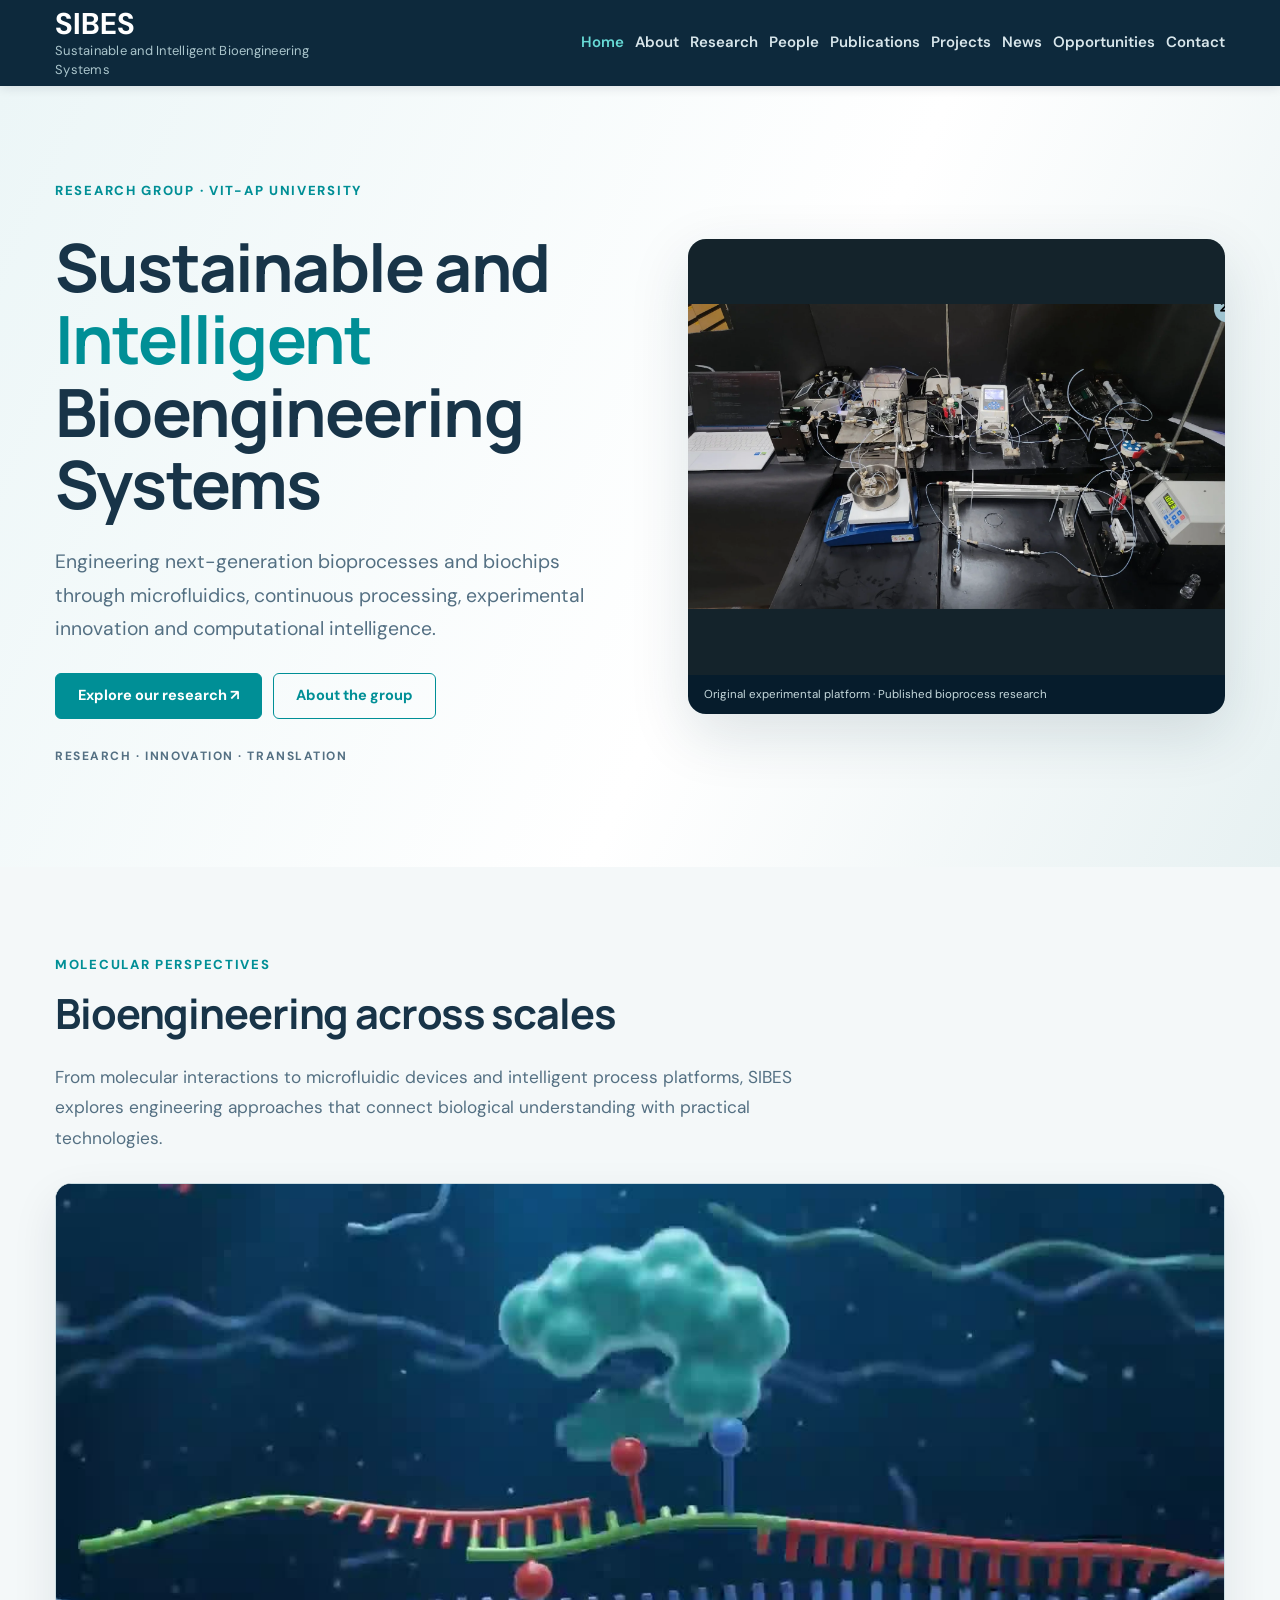
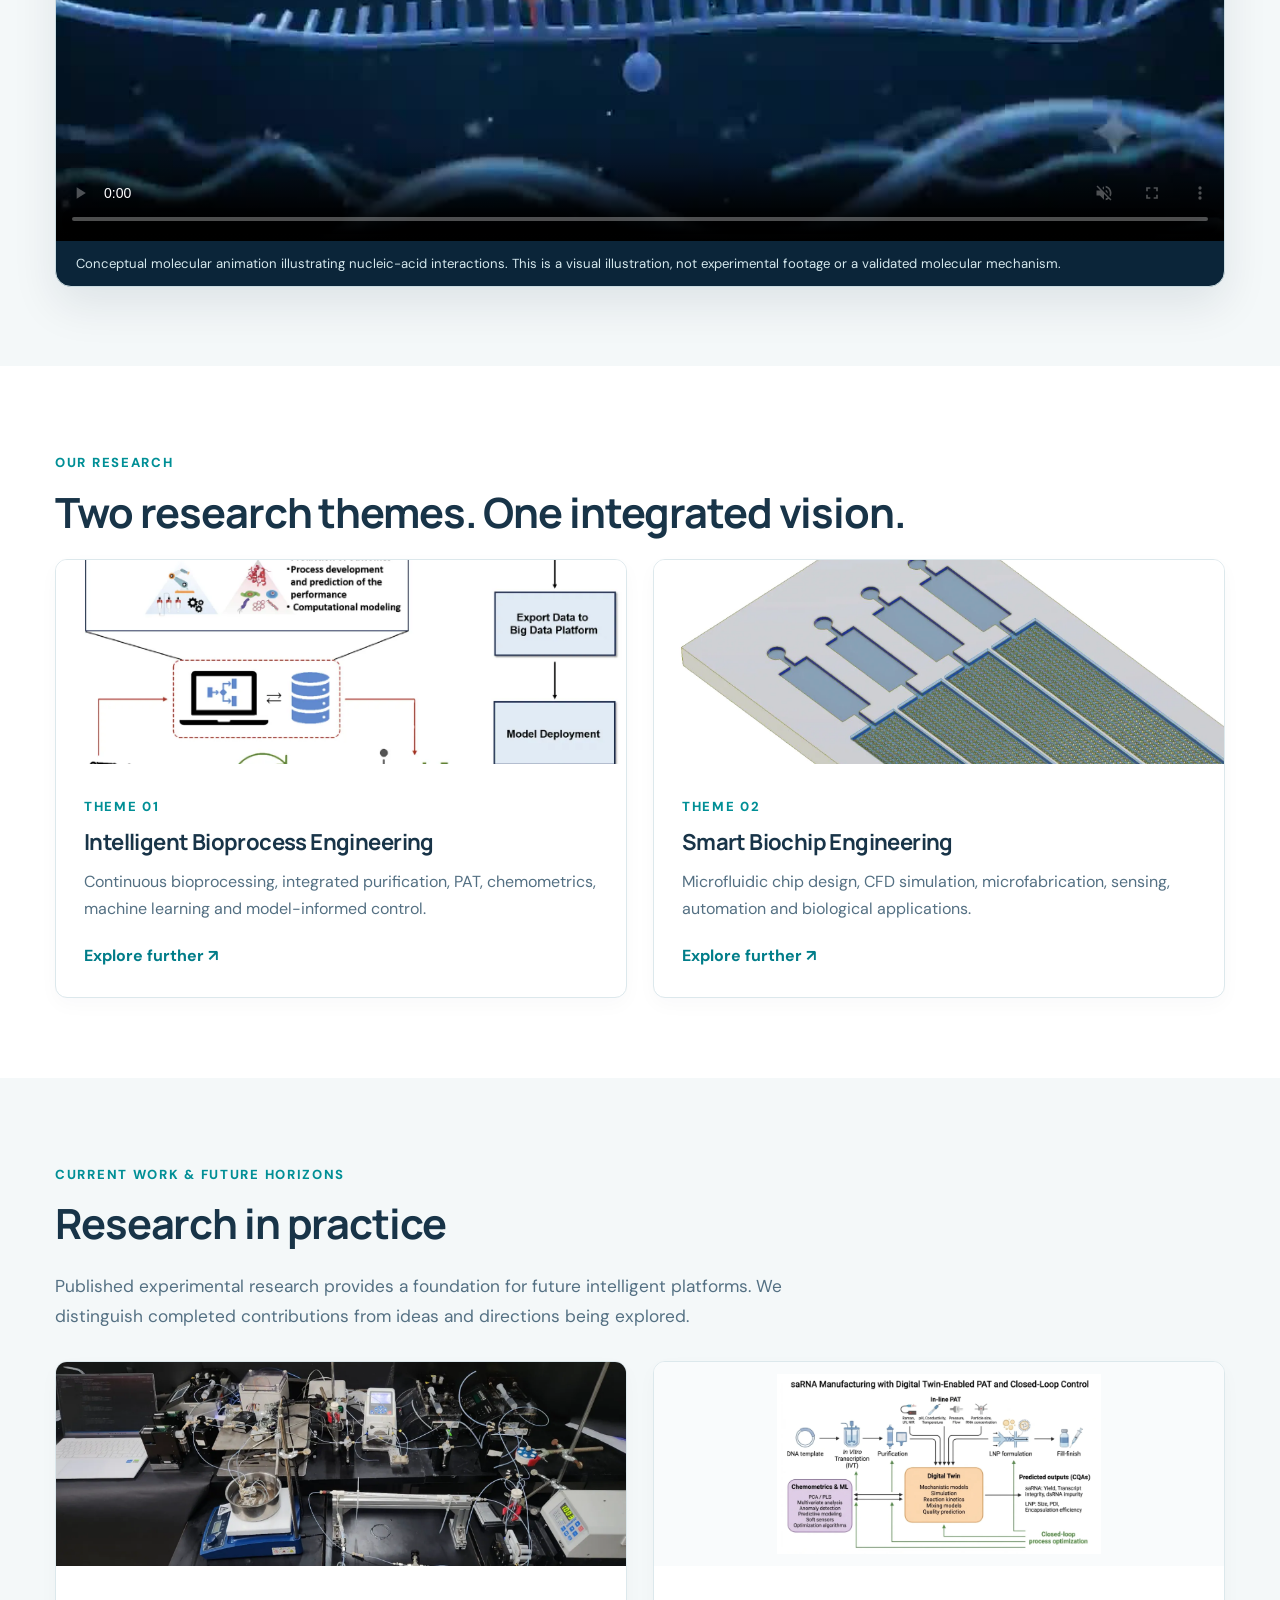
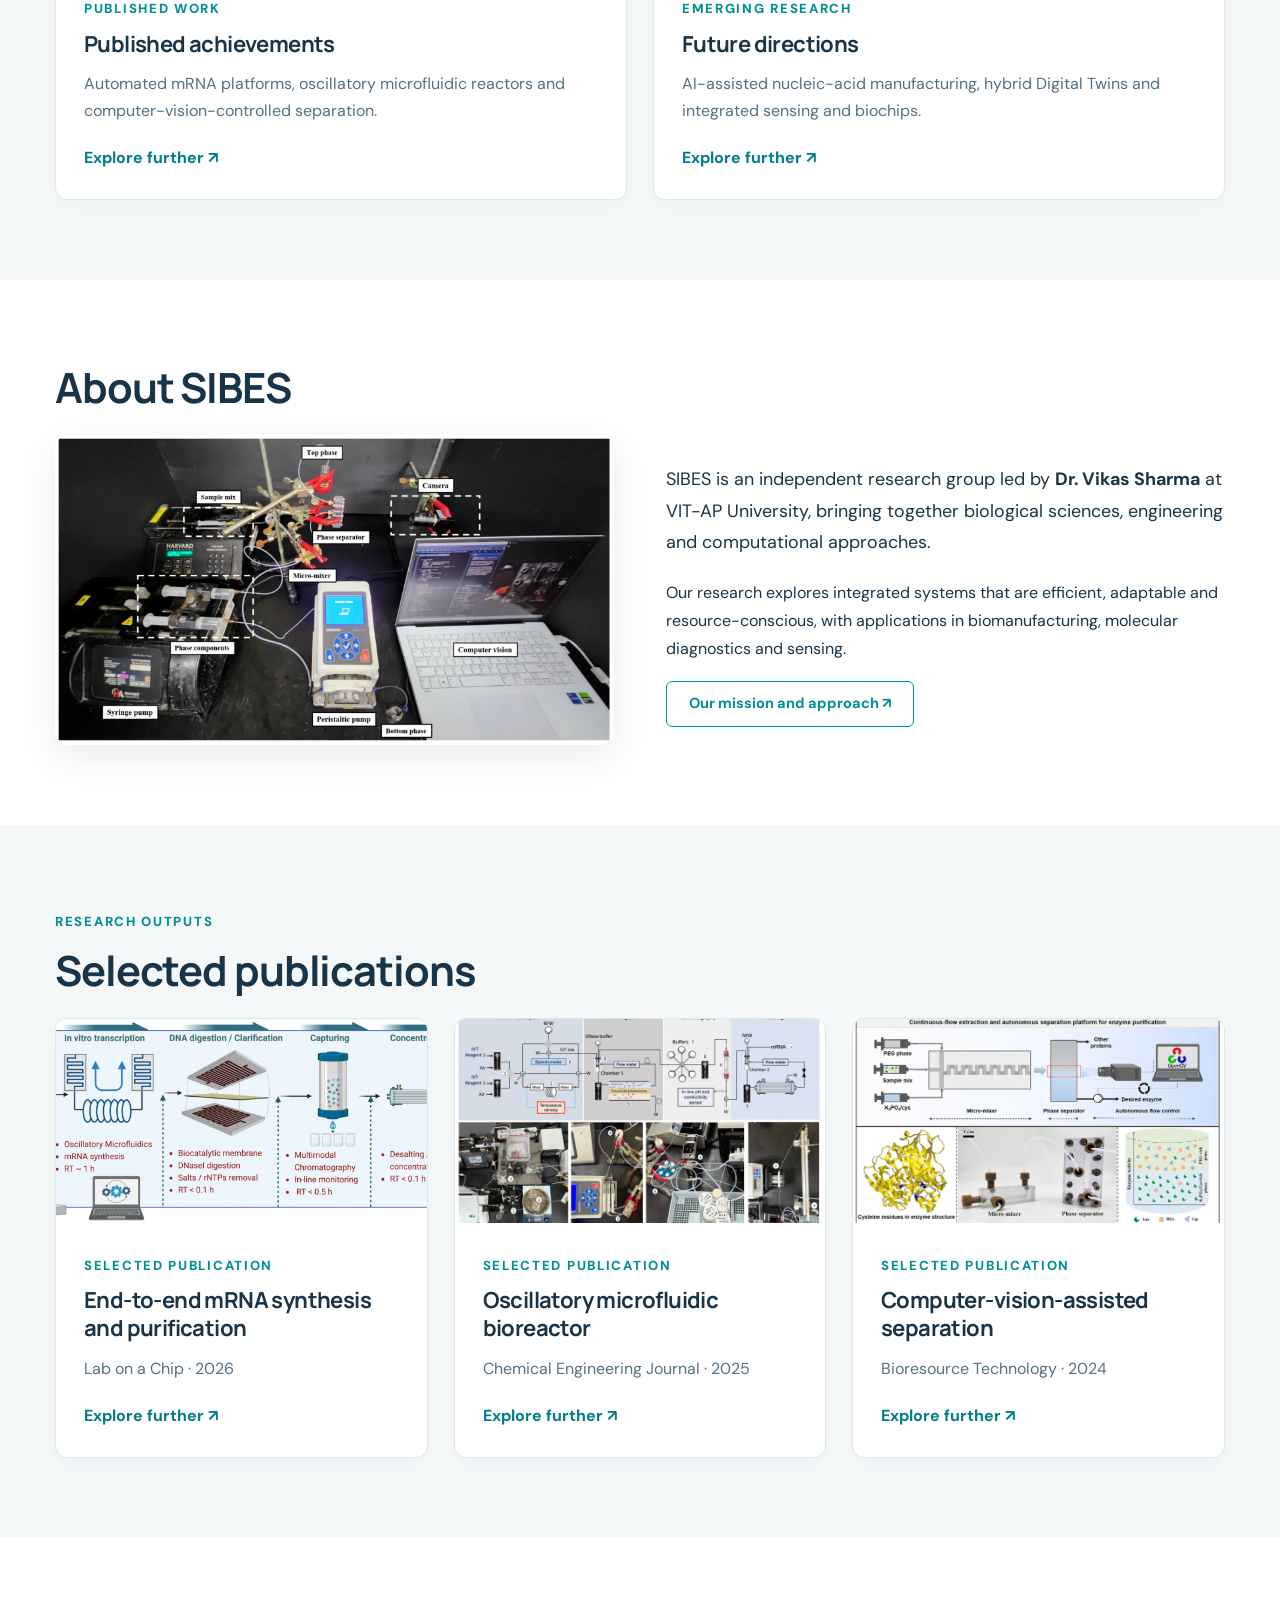
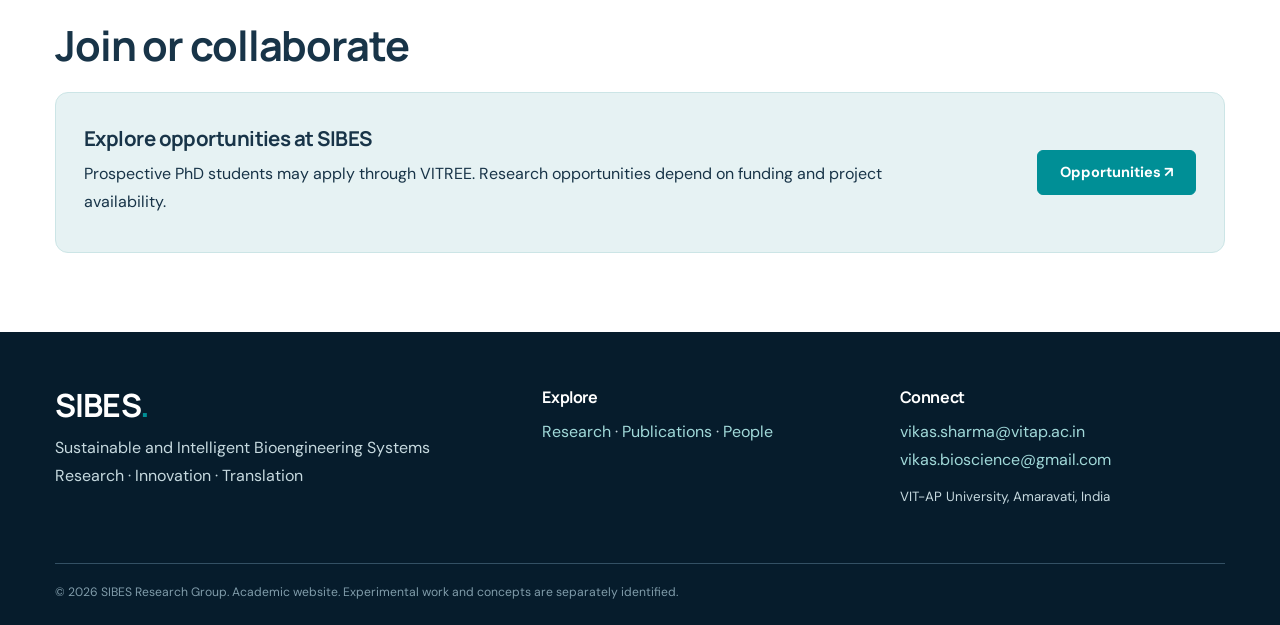
<file: index.html>
<!DOCTYPE html>

<html lang="en">

<head>
    <meta charset="utf-8" />
    <meta content="width=device-width,initial-scale=1" name="viewport" />
    <meta content="SIBES research group homepage" name="description" />
    <meta content="#0d293c" name="theme-color" />
    <title>Home | SIBES</title>
    <link href="styles.css" rel="stylesheet" />
</head>

<body>
    <header class="site-header">
        <div class="container top-nav"><a class="brand" href="index.html">
  <span class="brand-copy">
    <strong>SIBES</strong>
    <small>Sustainable and Intelligent Bioengineering Systems</small>
  </span>
</a><button aria-controls="nav" aria-expanded="false"
                class="toggle" type="button">☰ <span class="sr-only">Menu</span></button>
            <nav id="nav"><a class="active" href="index.html">Home</a><a class="" href="about.html">About</a><a class=""
                    href="research.html">Research</a><a class="" href="people.html">People</a><a class=""
                    href="publications.html">Publications</a><a class="" href="projects.html">Projects</a><a class=""
                    href="news.html">News</a><a class="" href="opportunities.html">Opportunities</a><a class=""
                    href="contact.html">Contact</a></nav>
        </div>
    </header>
    <main>
        <section class="hero">
            <div class="container hero-grid">
                <div>
                    <p class="eyebrow">Research Group · VIT-AP University</p>
                    <h1>Sustainable and <span class="teal">Intelligent</span> Bioengineering Systems</h1>
                    <p class="lead">Engineering next-generation bioprocesses and biochips through microfluidics,
                        continuous processing, experimental innovation and computational intelligence.</p>
                    <div class="actions"><a class="button" href="research.html">Explore our research ↗</a><a
                            class="button outline" href="about.html">About the group</a></div>
                    <p class="microline">RESEARCH · INNOVATION · TRANSLATION</p>
                </div>
                <figure><img alt="Actual automated microfluidic mRNA manufacturing platform and laboratory equipment"
                        loading="lazy" src="assets/original-experimental-platform.webp" />
                    <figcaption>Original experimental platform · Published bioprocess research</figcaption>
                </figure>
            </div>
        </section>
        <section aria-labelledby="molecular-video-title" class="section video-section">
            <div class="container">
                <div class="video-copy">
                    <p class="eyebrow">MOLECULAR PERSPECTIVES</p>
                    <h2 id="molecular-video-title">Bioengineering across scales</h2>
                    <p class="section-intro">From molecular interactions to microfluidic devices and intelligent process
                        platforms, SIBES explores engineering approaches that connect biological understanding with
                        practical technologies.</p>
                </div>
                <figure class="video-figure"><video
                        aria-label="Molecular animation illustrating interacting nucleic-acid strands" autoplay=""
                        controls="" loop="" muted="" playsinline="" poster="assets/sibes-video-poster.jpg"
                        preload="metadata">
                        <source src="assets/sibes-molecular-animation.mp4" type="video/mp4" />Your browser does not
                        support embedded video. <a href="assets/sibes-molecular-animation.mp4">Watch the video file</a>.
                    </video>
                    <figcaption>Conceptual molecular animation illustrating nucleic-acid interactions. This is a visual
                        illustration, not experimental footage or a validated molecular mechanism.</figcaption>
                </figure>
            </div>
        </section>
        <section class="section">
            <div class="container">
                <p class="eyebrow">OUR RESEARCH</p>
                <h2>Two research themes. One integrated vision.</h2>
                <div class="card-grid two">
                    <article class="feature-card"><img
                            alt="Real fabricated microfluidic mixing device for integrated processing" loading="lazy"
                            src="assets/fabricated-mixer.webp" />
                        <div class="pad"><span class="eyebrow">THEME 01</span>
                            <h3>Intelligent Bioprocess Engineering</h3>
                            <p>Continuous bioprocessing, integrated purification, PAT, chemometrics, machine learning
                                and model-informed control.</p><a class="text-link" href="theme-bioprocess.html">Explore
                                further ↗</a>
                        </div>
                    </article>
                    <article class="feature-card"><img alt="Smart Biochip Engineering" class="" loading="lazy"
                            src="assets/cad-close.webp" />
                        <div class="pad"><span class="eyebrow">THEME 02</span>
                            <h3>Smart Biochip Engineering</h3>
                            <p>Microfluidic chip design, CFD simulation, microfabrication, sensing, automation and
                                biological applications.</p><a class="text-link" href="theme-biochip.html">Explore
                                further ↗</a>
                        </div>
                    </article>
                </div>
            </div>
        </section>
        <section class="section">
            <div class="container">
                <p class="eyebrow">CURRENT WORK &amp; FUTURE HORIZONS</p>
                <h2>Research in practice</h2>
                <p class="section-intro">Published experimental research provides a foundation for future intelligent
                    platforms. We distinguish completed contributions from ideas and directions being explored.</p>
                <div class="card-grid two">
                    <article class="feature-card"><img alt="Published achievements" class="" loading="lazy"
                            src="assets/real-full.webp" />
                        <div class="pad"><span class="eyebrow">PUBLISHED WORK</span>
                            <h3>Published achievements</h3>
                            <p>Automated mRNA platforms, oscillatory microfluidic reactors and
                                computer-vision-controlled separation.</p><a class="text-link"
                                href="projects.html#achievements">Explore further ↗</a>
                        </div>
                    </article>
                    <article class="feature-card"><img
                            alt="Original research vision: nucleic acid manufacturing integrated with PAT, chemometrics and digital-twin modelling"
                            loading="lazy" src="assets/research-direction-reference.webp" />
                        <div class="pad"><span class="eyebrow">EMERGING RESEARCH</span>
                            <h3>Future directions</h3>
                            <p>AI-assisted nucleic-acid manufacturing, hybrid Digital Twins and integrated sensing and
                                biochips.</p><a class="text-link" href="projects.html#directions">Explore further ↗</a>
                        </div>
                    </article>
                </div>
            </div>
        </section>
        <section class="section">
            <div class="container">
                <h2>About SIBES</h2>
                <div class="split"><img alt="Authentic experimental integrated bioprocessing platform" class=""
                        loading="lazy" src="assets/research-real.webp" />
                    <div>
                        <p class="intro">SIBES is an independent research group led by <strong>Dr. Vikas Sharma</strong>
                            at VIT-AP University, bringing together biological sciences, engineering and computational
                            approaches.</p>
                        <p>Our research explores integrated systems that are efficient, adaptable and
                            resource-conscious, with applications in biomanufacturing, molecular diagnostics and
                            sensing.</p><a class="button outline" href="about.html">Our mission and approach ↗</a>
                    </div>
                </div>
            </div>
        </section>
        <section class="section">
            <div class="container">
                <p class="eyebrow">RESEARCH OUTPUTS</p>
                <h2>Selected publications</h2>
                <div class="card-grid three">
                    <article class="feature-card"><img alt="End-to-end mRNA synthesis and purification" class=""
                            loading="lazy" src="assets/paper-mrna.webp" />
                        <div class="pad"><span class="eyebrow">SELECTED PUBLICATION</span>
                            <h3>End-to-end mRNA synthesis and purification</h3>
                            <p>Lab on a Chip · 2026</p><a class="text-link" href="publications.html">Explore further
                                ↗</a>
                        </div>
                    </article>
                    <article class="feature-card"><img alt="Oscillatory microfluidic bioreactor" class="" loading="lazy"
                            src="assets/paper-amo.webp" />
                        <div class="pad"><span class="eyebrow">SELECTED PUBLICATION</span>
                            <h3>Oscillatory microfluidic bioreactor</h3>
                            <p>Chemical Engineering Journal · 2025</p><a class="text-link"
                                href="publications.html">Explore further ↗</a>
                        </div>
                    </article>
                    <article class="feature-card"><img alt="Computer-vision-assisted separation" class="" loading="lazy"
                            src="assets/paper-separation.webp" />
                        <div class="pad"><span class="eyebrow">SELECTED PUBLICATION</span>
                            <h3>Computer-vision-assisted separation</h3>
                            <p>Bioresource Technology · 2024</p><a class="text-link" href="publications.html">Explore
                                further ↗</a>
                        </div>
                    </article>
                </div>
            </div>
        </section>
        <section class="section">
            <div class="container">
                <h2>Join or collaborate</h2>
                <div class="callout">
                    <div>
                        <h3>Explore opportunities at SIBES</h3>
                        <p>Prospective PhD students may apply through VITREE. Research opportunities depend on funding
                            and project availability.</p>
                    </div><a class="button" href="opportunities.html">Opportunities ↗</a>
                </div>
            </div>
        </section>
    </main>
    <footer>
        <div class="container footer-grid">
            <div>
                <h2>SIBES<span class="teal">.</span></h2>
                <p>Sustainable and Intelligent Bioengineering Systems<br />Research · Innovation · Translation</p>
            </div>
            <div>
                <h4>Explore</h4>
                <p><a href="research.html">Research</a> · <a href="publications.html">Publications</a> · <a
                        href="people.html">People</a></p>
            </div>
            <div>
                <h4>Connect</h4><a href="mailto:vikas.sharma@vitap.ac.in">vikas.sharma@vitap.ac.in</a><br /><a
                    href="mailto:vikas.bioscience@gmail.com">vikas.bioscience@gmail.com</a>
                <p><small>VIT-AP University, Amaravati, India</small></p>
            </div>
        </div>
        <div class="container legal">© 2026 SIBES Research Group. Academic website. Experimental work and concepts are
            separately identified.</div>
    </footer>
    <script src="script.js"></script>
</body>

</html>
</file>
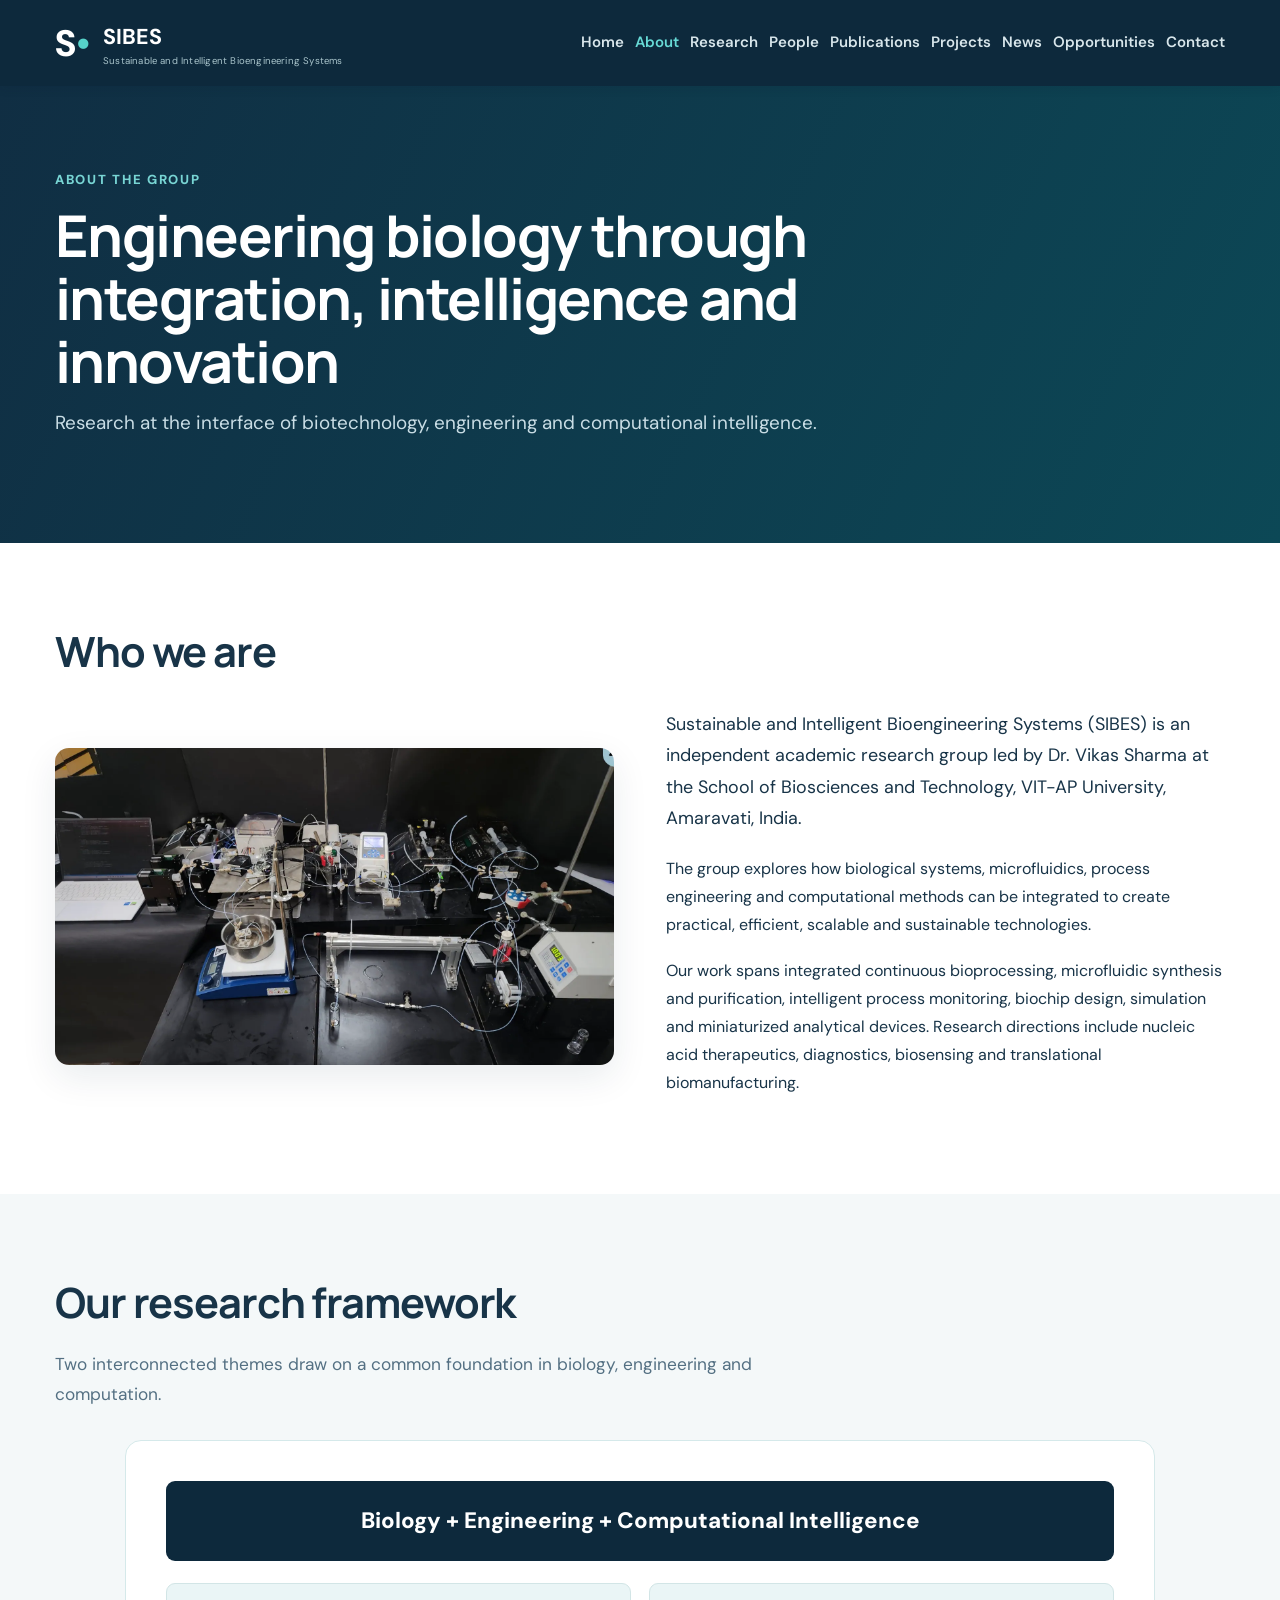
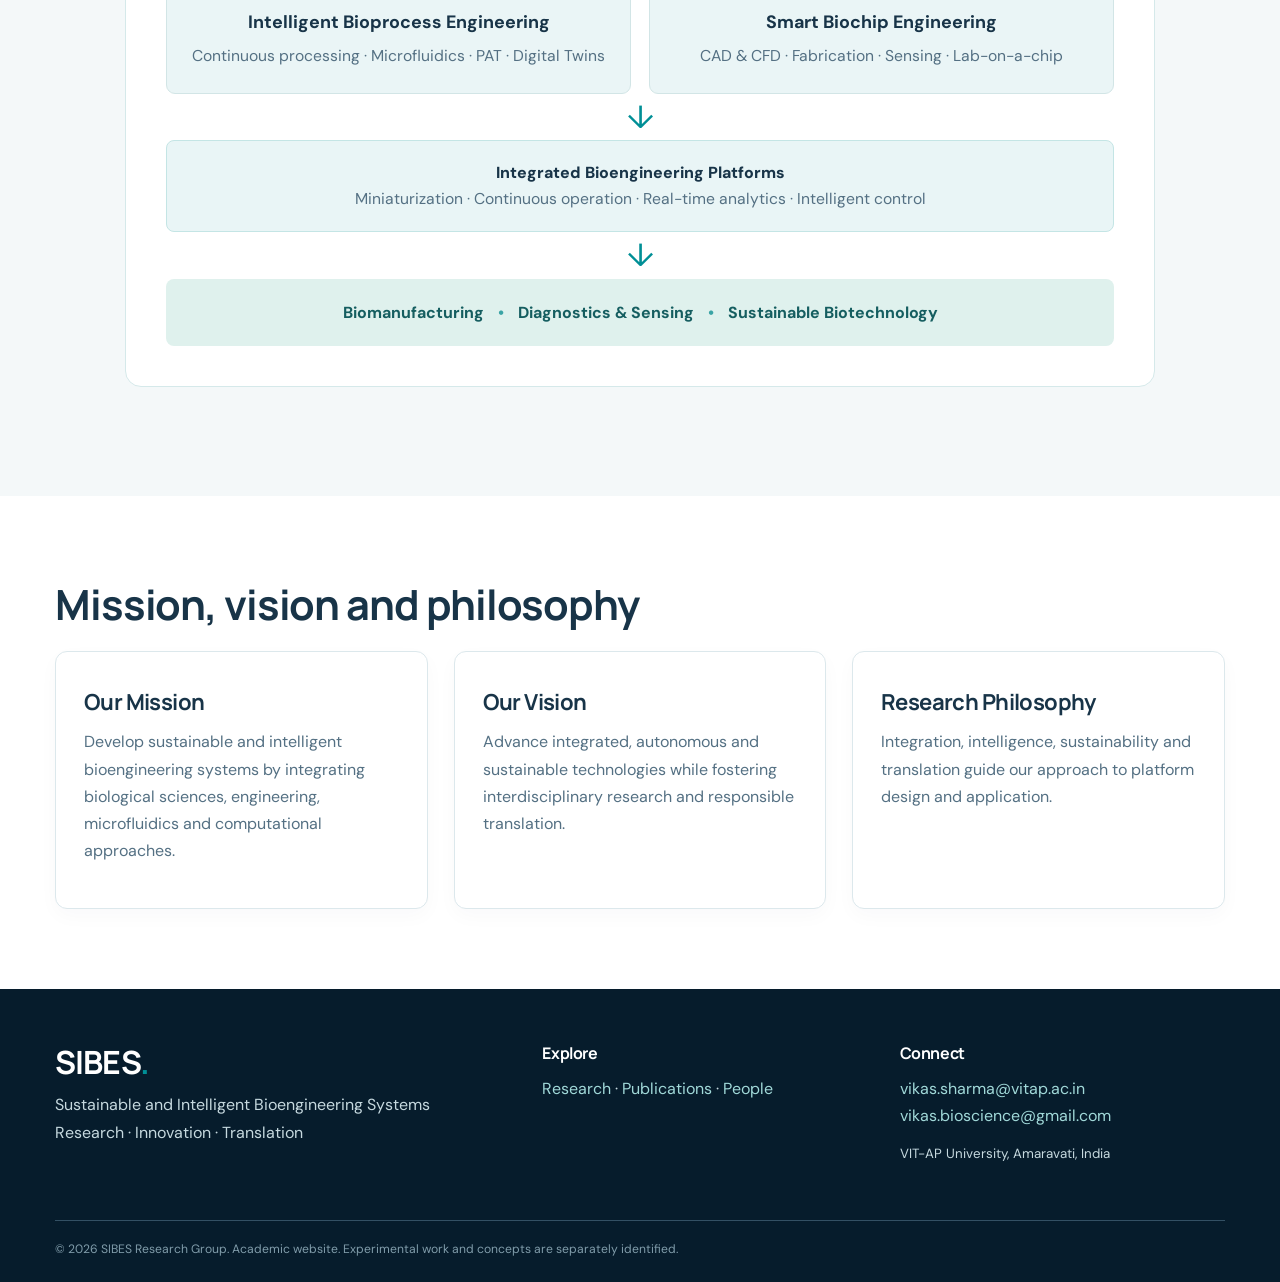
<file: about.html>
<!DOCTYPE html>
<html lang="en"><head><meta charset="utf-8"/><meta content="width=device-width,initial-scale=1" name="viewport"/><meta content="About SIBES group" name="description"/><meta content="#0d293c" name="theme-color"/><title>About | SIBES</title><link href="styles.css" rel="stylesheet"/></head><body><header class="site-header"><div class="container top-nav"><a class="brand" href="index.html"><span class="symbol">S<span>•</span></span><span><b>SIBES</b><small>Sustainable and Intelligent Bioengineering Systems</small></span></a><button aria-controls="nav" aria-expanded="false" class="toggle" type="button">☰ <span class="sr-only">Menu</span></button><nav id="nav"><a class="" href="index.html">Home</a><a class="active" href="about.html">About</a><a class="" href="research.html">Research</a><a class="" href="people.html">People</a><a class="" href="publications.html">Publications</a><a class="" href="projects.html">Projects</a><a class="" href="news.html">News</a><a class="" href="opportunities.html">Opportunities</a><a class="" href="contact.html">Contact</a></nav></div></header><main><div class="page-heading"><div class="container"><div class="eyebrow">ABOUT THE GROUP</div><h1>Engineering biology through integration, intelligence and innovation</h1><p>Research at the interface of biotechnology, engineering and computational intelligence.</p></div></div><section class="section"><div class="container"><h2>Who we are</h2><div class="split"><img alt="Original integrated microfluidic experimental platform" class="" loading="lazy" src="assets/real-full.webp"/><div><p class="intro">Sustainable and Intelligent Bioengineering Systems (SIBES) is an independent academic research group led by Dr. Vikas Sharma at the School of Biosciences and Technology, VIT-AP University, Amaravati, India.</p><p>The group explores how biological systems, microfluidics, process engineering and computational methods can be integrated to create practical, efficient, scalable and sustainable technologies.</p><p>Our work spans integrated continuous bioprocessing, microfluidic synthesis and purification, intelligent process monitoring, biochip design, simulation and miniaturized analytical devices. Research directions include nucleic acid therapeutics, diagnostics, biosensing and translational biomanufacturing.</p></div></div></div></section><section class="section"><div class="container"><h2>Our research framework</h2><p class="section-intro">Two interconnected themes draw on a common foundation in biology, engineering and computation.</p><div class="framework"><div class="framework-head">Biology + Engineering + Computational Intelligence</div><div class="framework-branches"><a href="theme-bioprocess.html"><b>Intelligent Bioprocess Engineering</b><small>Continuous processing · Microfluidics · PAT · Digital Twins</small></a><a href="theme-biochip.html"><b>Smart Biochip Engineering</b><small>CAD &amp; CFD · Fabrication · Sensing · Lab-on-a-chip</small></a></div><div class="framework-arrow">↓</div><div class="framework-center">Integrated Bioengineering Platforms<small>Miniaturization · Continuous operation · Real-time analytics · Intelligent control</small></div><div class="framework-arrow">↓</div><div class="framework-bottom">Biomanufacturing <span>•</span> Diagnostics &amp; Sensing <span>•</span> Sustainable Biotechnology</div></div></div></section><section class="section"><div class="container"><h2>Mission, vision and philosophy</h2><div class="card-grid three"><article class="feature-card"><div class="pad"><h3>Our Mission</h3><p>Develop sustainable and intelligent bioengineering systems by integrating biological sciences, engineering, microfluidics and computational approaches.</p></div></article><article class="feature-card"><div class="pad"><h3>Our Vision</h3><p>Advance integrated, autonomous and sustainable technologies while fostering interdisciplinary research and responsible translation.</p></div></article><article class="feature-card"><div class="pad"><h3>Research Philosophy</h3><p>Integration, intelligence, sustainability and translation guide our approach to platform design and application.</p></div></article></div></div></section></main><footer><div class="container footer-grid"><div><h2>SIBES<span class="teal">.</span></h2><p>Sustainable and Intelligent Bioengineering Systems<br/>Research · Innovation · Translation</p></div><div><h4>Explore</h4><p><a href="research.html">Research</a> · <a href="publications.html">Publications</a> · <a href="people.html">People</a></p></div><div><h4>Connect</h4><a href="mailto:vikas.sharma@vitap.ac.in">vikas.sharma@vitap.ac.in</a><br/><a href="mailto:vikas.bioscience@gmail.com">vikas.bioscience@gmail.com</a><p><small>VIT-AP University, Amaravati, India</small></p></div></div><div class="container legal">© 2026 SIBES Research Group. Academic website. Experimental work and concepts are separately identified.</div></footer><script src="script.js"></script></body></html>
</file>
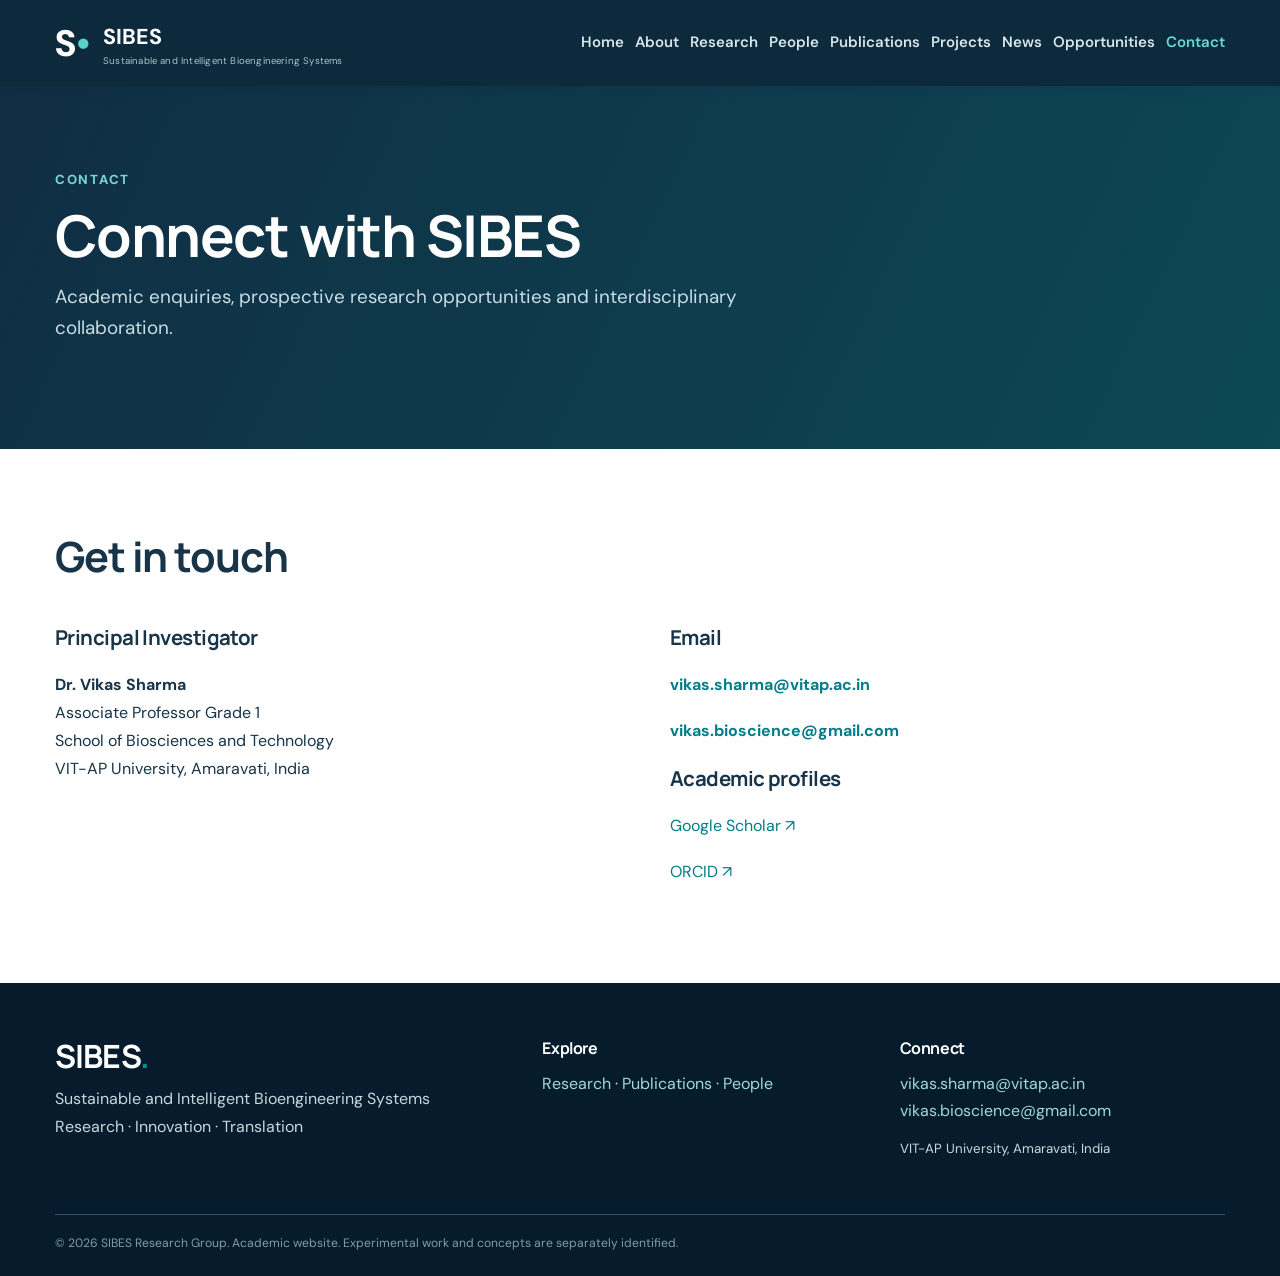
<file: contact.html>
<!DOCTYPE html>
<html lang="en"><head><meta charset="utf-8"/><meta content="width=device-width,initial-scale=1" name="viewport"/><meta content="Contact SIBES" name="description"/><meta content="#0d293c" name="theme-color"/><title>Contact | SIBES</title><link href="styles.css" rel="stylesheet"/></head><body><header class="site-header"><div class="container top-nav"><a class="brand" href="index.html"><span class="symbol">S<span>•</span></span><span><b>SIBES</b><small>Sustainable and Intelligent Bioengineering Systems</small></span></a><button aria-controls="nav" aria-expanded="false" class="toggle" type="button">☰ <span class="sr-only">Menu</span></button><nav id="nav"><a class="" href="index.html">Home</a><a class="" href="about.html">About</a><a class="" href="research.html">Research</a><a class="" href="people.html">People</a><a class="" href="publications.html">Publications</a><a class="" href="projects.html">Projects</a><a class="" href="news.html">News</a><a class="" href="opportunities.html">Opportunities</a><a class="active" href="contact.html">Contact</a></nav></div></header><main><div class="page-heading"><div class="container"><div class="eyebrow">CONTACT</div><h1>Connect with SIBES</h1><p>Academic enquiries, prospective research opportunities and interdisciplinary collaboration.</p></div></div><section class="section"><div class="container"><h2>Get in touch</h2><div class="contact-grid"><div><h3>Principal Investigator</h3><p><strong>Dr. Vikas Sharma</strong><br/>Associate Professor Grade 1<br/>School of Biosciences and Technology<br/>VIT-AP University, Amaravati, India</p></div><div><h3>Email</h3><p><a class="text-link" href="mailto:vikas.sharma@vitap.ac.in">vikas.sharma@vitap.ac.in</a></p><p><a class="text-link" href="mailto:vikas.bioscience@gmail.com">vikas.bioscience@gmail.com</a></p><h3>Academic profiles</h3><p><a href="https://scholar.google.com/citations?user=m_y_2JcAAAAJ">Google Scholar ↗</a></p><p><a href="https://orcid.org/0000-0003-1957-1754">ORCID ↗</a></p></div></div></div></section></main><footer><div class="container footer-grid"><div><h2>SIBES<span class="teal">.</span></h2><p>Sustainable and Intelligent Bioengineering Systems<br/>Research · Innovation · Translation</p></div><div><h4>Explore</h4><p><a href="research.html">Research</a> · <a href="publications.html">Publications</a> · <a href="people.html">People</a></p></div><div><h4>Connect</h4><a href="mailto:vikas.sharma@vitap.ac.in">vikas.sharma@vitap.ac.in</a><br/><a href="mailto:vikas.bioscience@gmail.com">vikas.bioscience@gmail.com</a><p><small>VIT-AP University, Amaravati, India</small></p></div></div><div class="container legal">© 2026 SIBES Research Group. Academic website. Experimental work and concepts are separately identified.</div></footer><script src="script.js"></script></body></html>
</file>
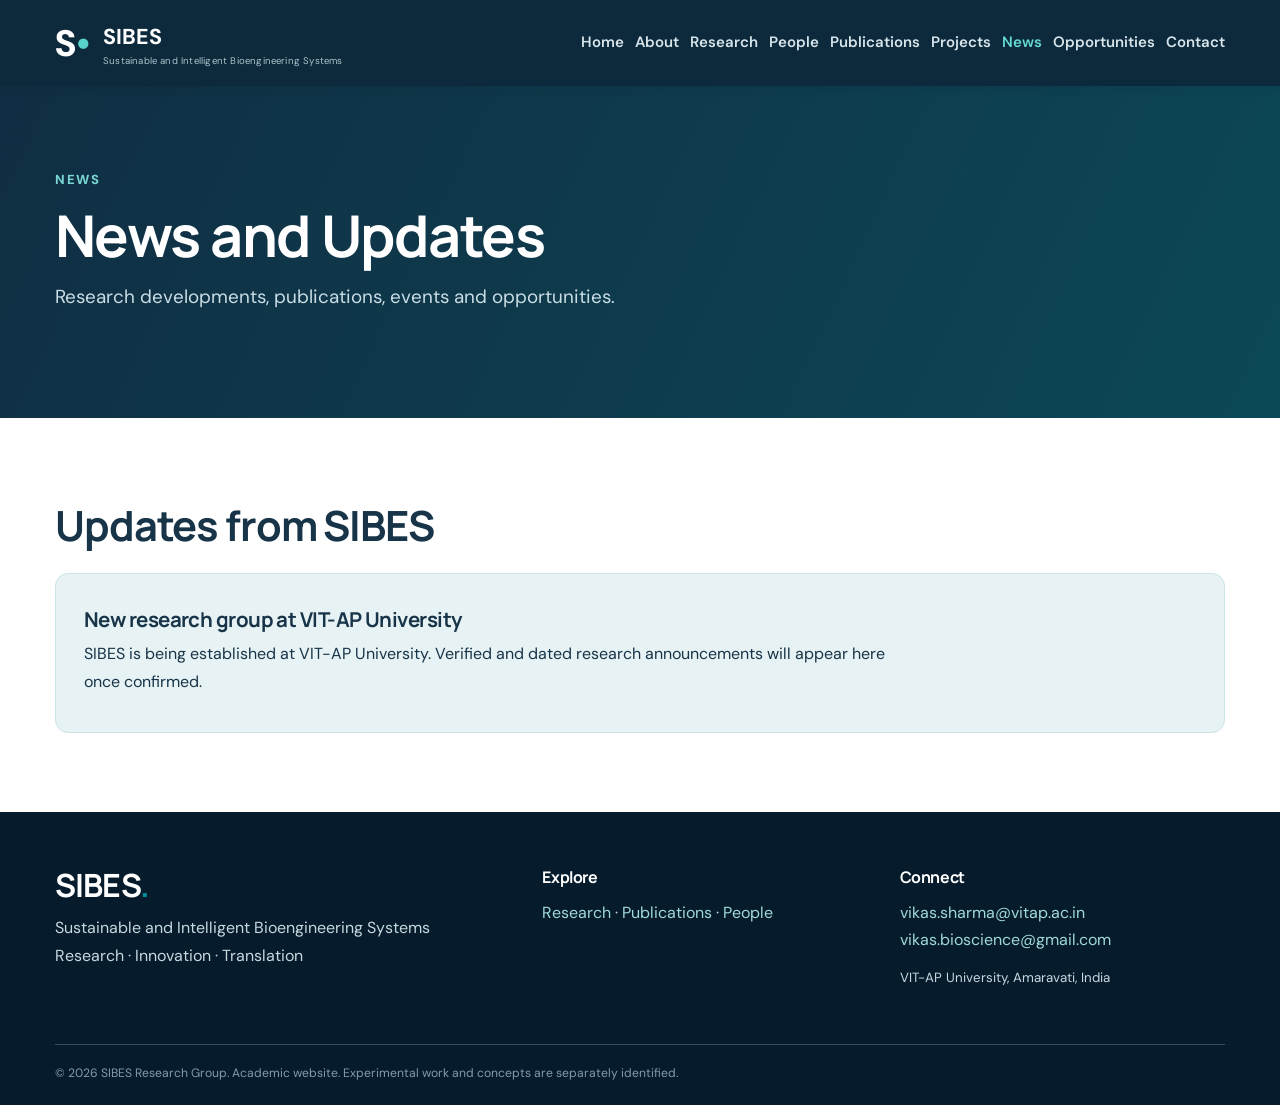
<file: news.html>
<!DOCTYPE html>
<html lang="en"><head><meta charset="utf-8"/><meta content="width=device-width,initial-scale=1" name="viewport"/><meta content="SIBES news" name="description"/><meta content="#0d293c" name="theme-color"/><title>News | SIBES</title><link href="styles.css" rel="stylesheet"/></head><body><header class="site-header"><div class="container top-nav"><a class="brand" href="index.html"><span class="symbol">S<span>•</span></span><span><b>SIBES</b><small>Sustainable and Intelligent Bioengineering Systems</small></span></a><button aria-controls="nav" aria-expanded="false" class="toggle" type="button">☰ <span class="sr-only">Menu</span></button><nav id="nav"><a class="" href="index.html">Home</a><a class="" href="about.html">About</a><a class="" href="research.html">Research</a><a class="" href="people.html">People</a><a class="" href="publications.html">Publications</a><a class="" href="projects.html">Projects</a><a class="active" href="news.html">News</a><a class="" href="opportunities.html">Opportunities</a><a class="" href="contact.html">Contact</a></nav></div></header><main><div class="page-heading"><div class="container"><div class="eyebrow">NEWS</div><h1>News and Updates</h1><p>Research developments, publications, events and opportunities.</p></div></div><section class="section"><div class="container"><h2>Updates from SIBES</h2><div class="callout"><div><h3>New research group at VIT-AP University</h3><p>SIBES is being established at VIT-AP University. Verified and dated research announcements will appear here once confirmed.</p></div></div></div></section></main><footer><div class="container footer-grid"><div><h2>SIBES<span class="teal">.</span></h2><p>Sustainable and Intelligent Bioengineering Systems<br/>Research · Innovation · Translation</p></div><div><h4>Explore</h4><p><a href="research.html">Research</a> · <a href="publications.html">Publications</a> · <a href="people.html">People</a></p></div><div><h4>Connect</h4><a href="mailto:vikas.sharma@vitap.ac.in">vikas.sharma@vitap.ac.in</a><br/><a href="mailto:vikas.bioscience@gmail.com">vikas.bioscience@gmail.com</a><p><small>VIT-AP University, Amaravati, India</small></p></div></div><div class="container legal">© 2026 SIBES Research Group. Academic website. Experimental work and concepts are separately identified.</div></footer><script src="script.js"></script></body></html>
</file>
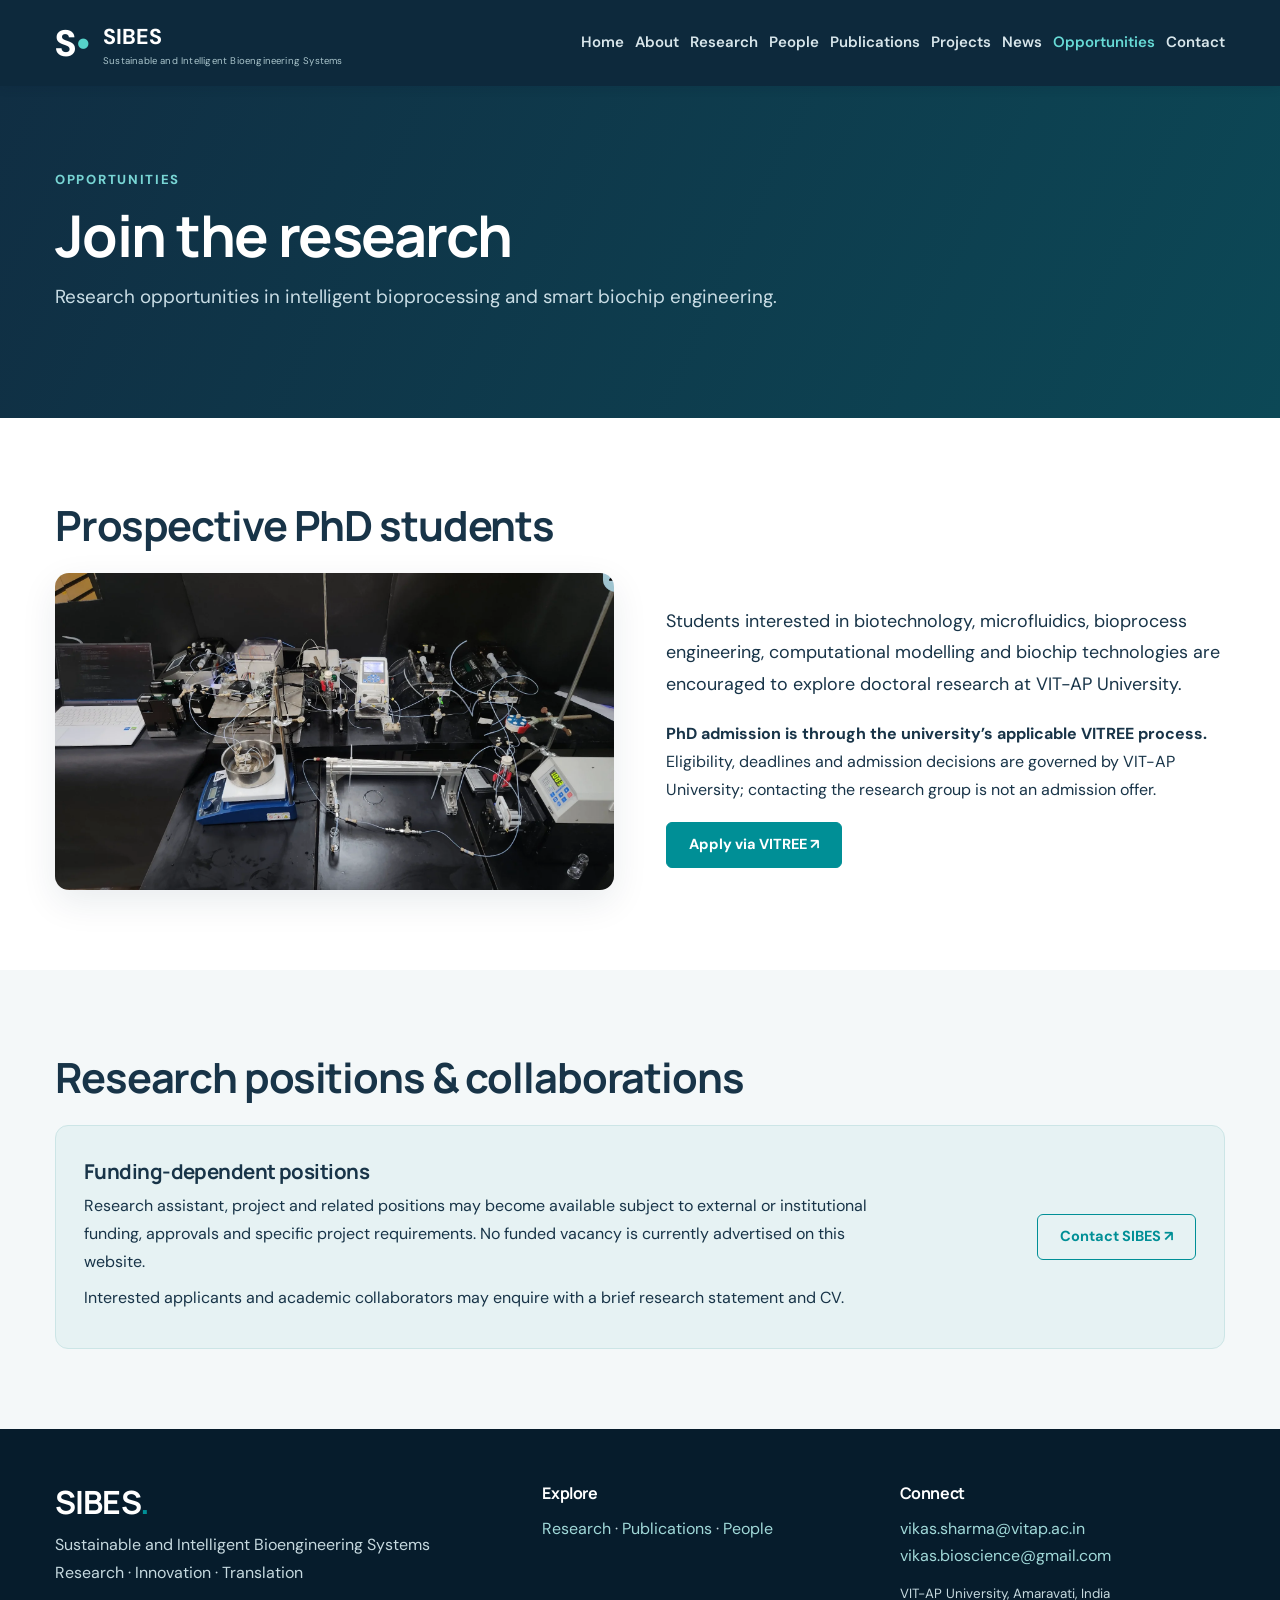
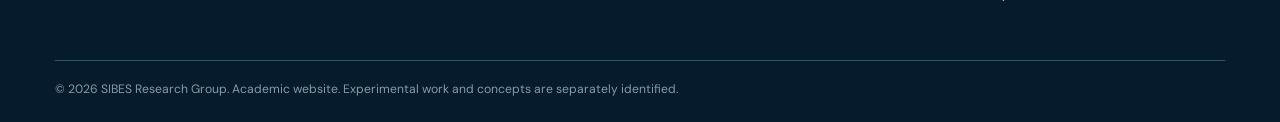
<file: opportunities.html>
<!DOCTYPE html>

<html lang="en"><head><meta charset="utf-8"/><meta content="width=device-width,initial-scale=1" name="viewport"/><meta content="SIBES PhD and research opportunities" name="description"/><meta content="#0d293c" name="theme-color"/><title>Opportunities | SIBES</title><link href="styles.css" rel="stylesheet"/></head><body><header class="site-header"><div class="container top-nav"><a class="brand" href="index.html"><span class="symbol">S<span>•</span></span><span><b>SIBES</b><small>Sustainable and Intelligent Bioengineering Systems</small></span></a><button aria-controls="nav" aria-expanded="false" class="toggle" type="button">☰ <span class="sr-only">Menu</span></button><nav id="nav"><a class="" href="index.html">Home</a><a class="" href="about.html">About</a><a class="" href="research.html">Research</a><a class="" href="people.html">People</a><a class="" href="publications.html">Publications</a><a class="" href="projects.html">Projects</a><a class="" href="news.html">News</a><a class="active" href="opportunities.html">Opportunities</a><a class="" href="contact.html">Contact</a></nav></div></header><main><div class="page-heading"><div class="container"><div class="eyebrow">OPPORTUNITIES</div><h1>Join the research</h1><p>Research opportunities in intelligent bioprocessing and smart biochip engineering.</p></div></div><section class="section"><div class="container"><h2>Prospective PhD students</h2><div class="split"><img alt="Research platform illustrating experimental microfluidics and potential PhD research directions in intelligent bioprocessing" loading="lazy" src="assets/original-experimental-platform.webp"/><div><p class="intro">Students interested in biotechnology, microfluidics, bioprocess engineering, computational modelling and biochip technologies are encouraged to explore doctoral research at VIT-AP University.</p><p><strong>PhD admission is through the university’s applicable VITREE process.</strong> Eligibility, deadlines and admission decisions are governed by VIT-AP University; contacting the research group is not an admission offer.</p><a class="button" href="https://admissions.vit.ac.in/phdapplication/login" rel="noopener noreferrer" target="_blank">Apply via VITREE ↗</a></div></div></div></section><section class="section"><div class="container"><h2>Research positions &amp; collaborations</h2><div class="callout"><div><h3>Funding-dependent positions</h3><p>Research assistant, project and related positions may become available subject to external or institutional funding, approvals and specific project requirements. No funded vacancy is currently advertised on this website.</p><p>Interested applicants and academic collaborators may enquire with a brief research statement and CV.</p></div><a class="button outline" href="contact.html">Contact SIBES ↗</a></div></div></section></main><footer><div class="container footer-grid"><div><h2>SIBES<span class="teal">.</span></h2><p>Sustainable and Intelligent Bioengineering Systems<br/>Research · Innovation · Translation</p></div><div><h4>Explore</h4><p><a href="research.html">Research</a> · <a href="publications.html">Publications</a> · <a href="people.html">People</a></p></div><div><h4>Connect</h4><a href="mailto:vikas.sharma@vitap.ac.in">vikas.sharma@vitap.ac.in</a><br/><a href="mailto:vikas.bioscience@gmail.com">vikas.bioscience@gmail.com</a><p><small>VIT-AP University, Amaravati, India</small></p></div></div><div class="container legal">© 2026 SIBES Research Group. Academic website. Experimental work and concepts are separately identified.</div></footer><script src="script.js"></script></body></html>
</file>
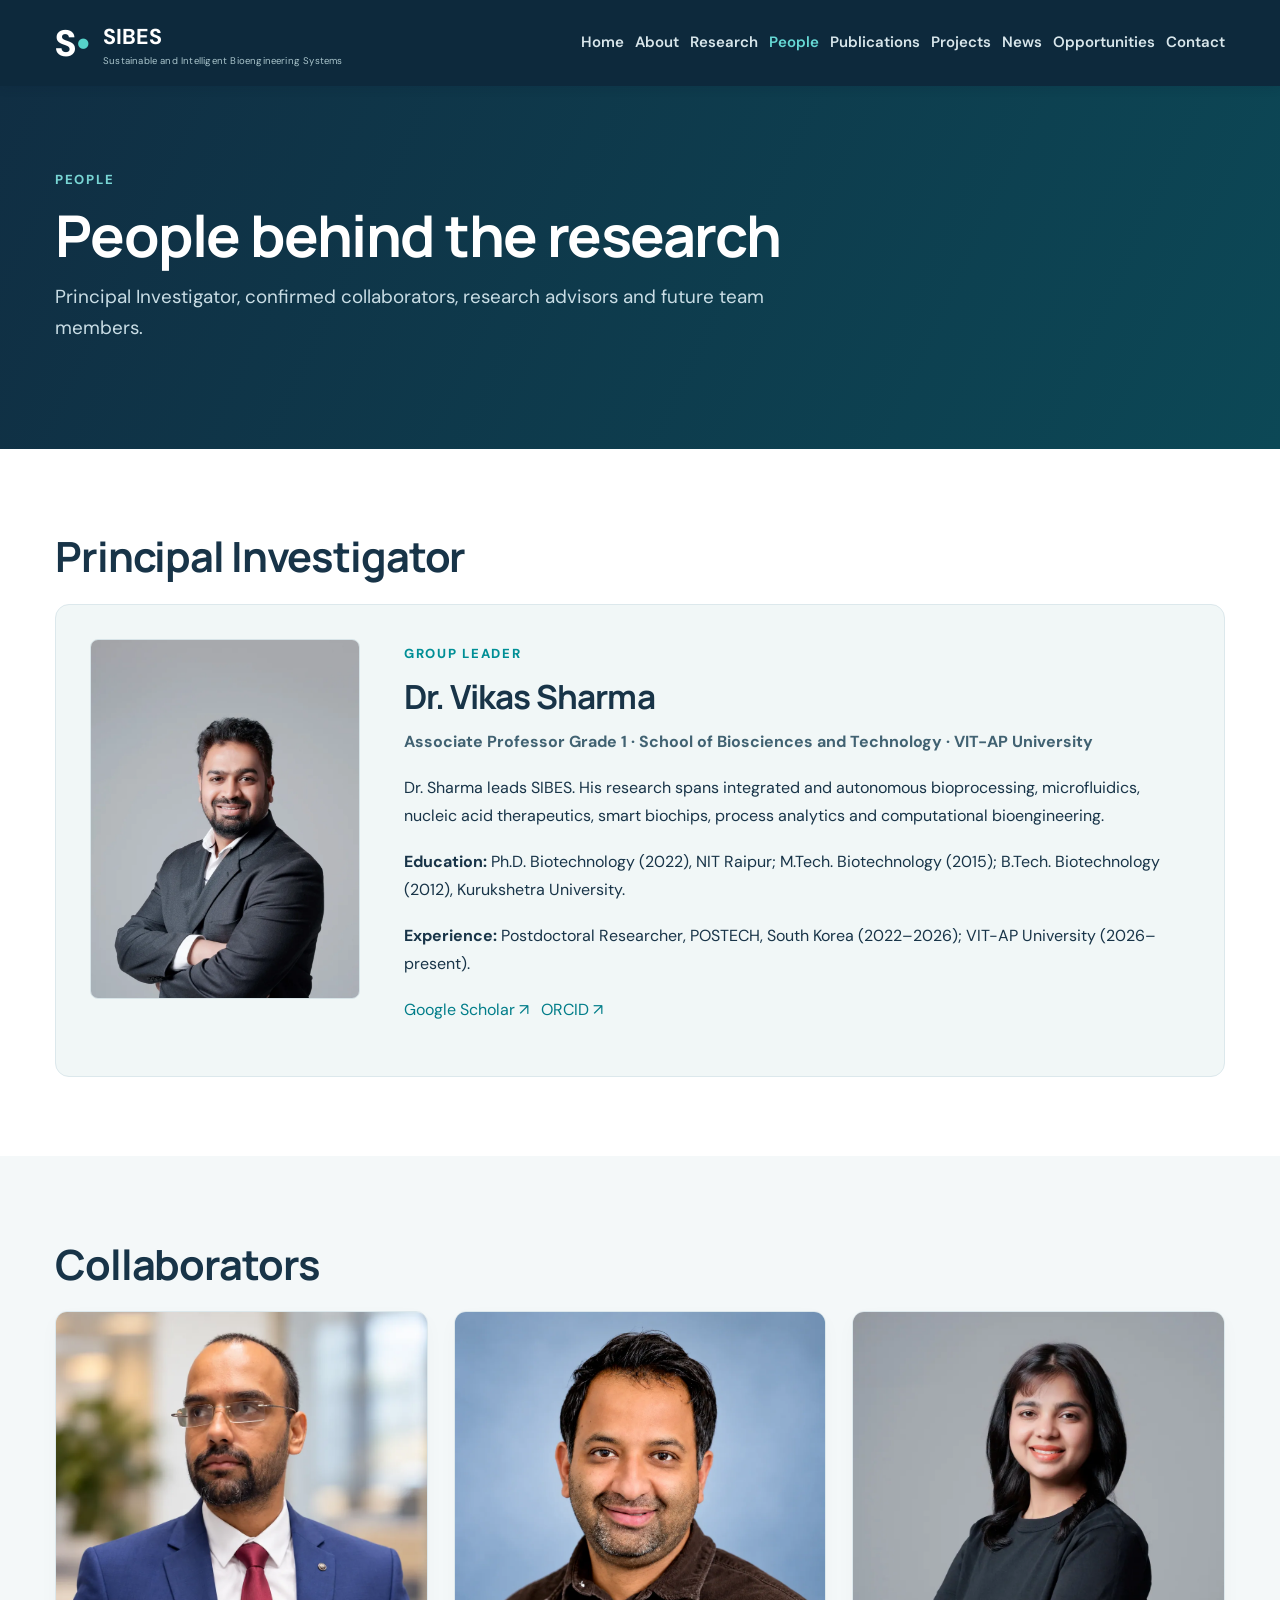
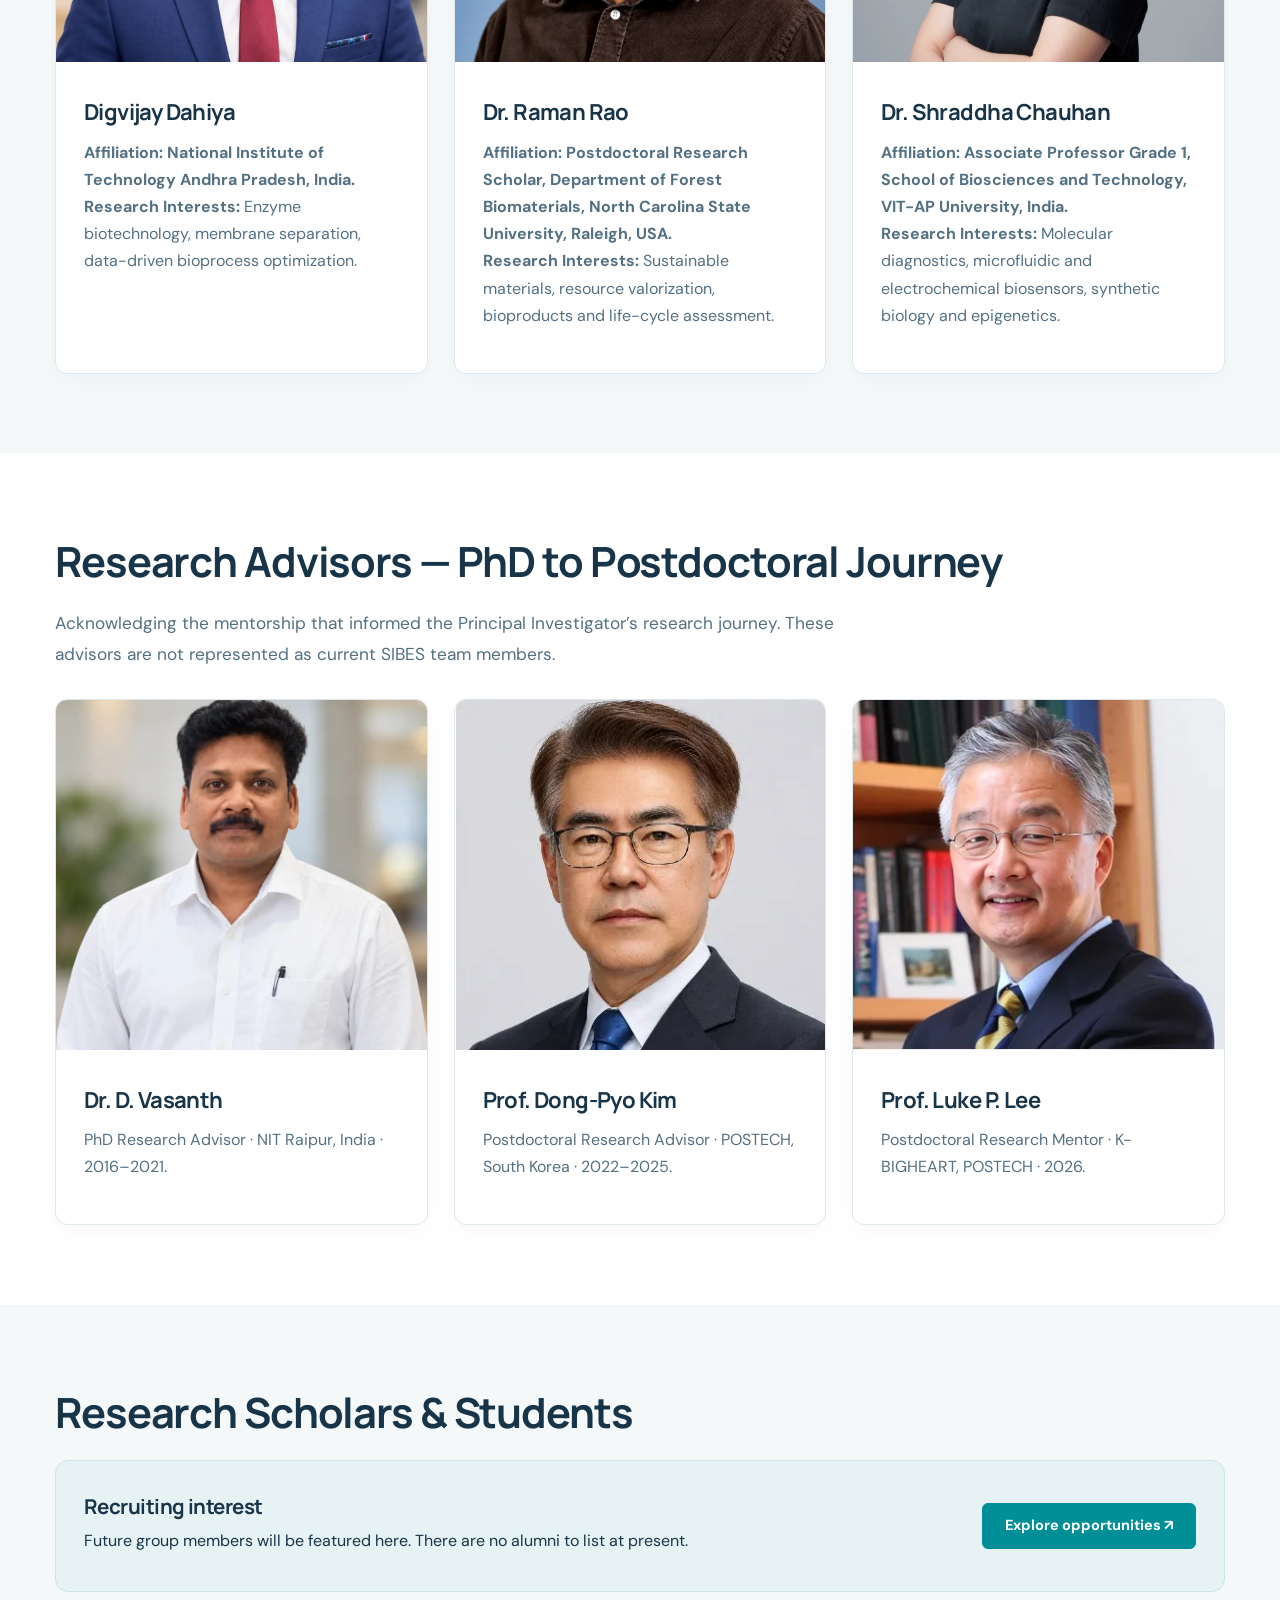
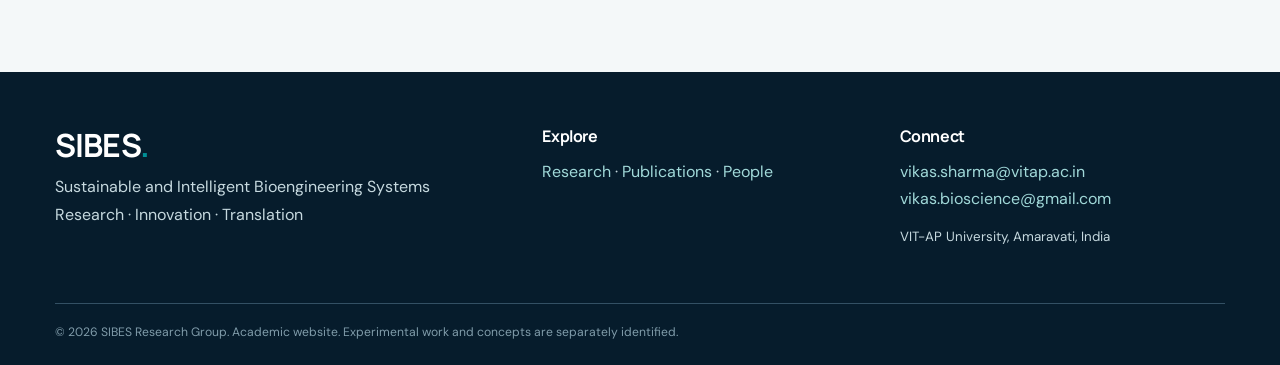
<file: people.html>
<!DOCTYPE html>
<html lang="en"><head><meta charset="utf-8"/><meta content="width=device-width,initial-scale=1" name="viewport"/><meta content="SIBES people and advisors" name="description"/><meta content="#0d293c" name="theme-color"/><title>People | SIBES</title><link href="styles.css" rel="stylesheet"/></head><body><header class="site-header"><div class="container top-nav"><a class="brand" href="index.html"><span class="symbol">S<span>•</span></span><span><b>SIBES</b><small>Sustainable and Intelligent Bioengineering Systems</small></span></a><button aria-controls="nav" aria-expanded="false" class="toggle" type="button">☰ <span class="sr-only">Menu</span></button><nav id="nav"><a class="" href="index.html">Home</a><a class="" href="about.html">About</a><a class="" href="research.html">Research</a><a class="active" href="people.html">People</a><a class="" href="publications.html">Publications</a><a class="" href="projects.html">Projects</a><a class="" href="news.html">News</a><a class="" href="opportunities.html">Opportunities</a><a class="" href="contact.html">Contact</a></nav></div></header><main><div class="page-heading"><div class="container"><div class="eyebrow">PEOPLE</div><h1>People behind the research</h1><p>Principal Investigator, confirmed collaborators, research advisors and future team members.</p></div></div><section class="section"><div class="container"><h2>Principal Investigator</h2><div class="profile"><img alt="Dr. Vikas Sharma" class="" loading="lazy" src="assets/pi.webp"/><div><span class="eyebrow">GROUP LEADER</span><h3>Dr. Vikas Sharma</h3><p class="role">Associate Professor Grade 1 · School of Biosciences and Technology · VIT-AP University</p><p>Dr. Sharma leads SIBES. His research spans integrated and autonomous bioprocessing, microfluidics, nucleic acid therapeutics, smart biochips, process analytics and computational bioengineering.</p><p><strong>Education:</strong> Ph.D. Biotechnology (2022), NIT Raipur; M.Tech. Biotechnology (2015); B.Tech. Biotechnology (2012), Kurukshetra University.</p><p><strong>Experience:</strong> Postdoctoral Researcher, POSTECH, South Korea (2022–2026); VIT-AP University (2026–present).</p><p><a href="https://scholar.google.com/citations?user=m_y_2JcAAAAJ">Google Scholar ↗</a>   <a href="https://orcid.org/0000-0003-1957-1754">ORCID ↗</a></p></div></div></div></section><section class="section"><div class="container"><h2>Collaborators</h2><div class="card-grid three"><article class="feature-card"><img alt="Digvijay Dahiya" class="" loading="lazy" src="assets/digvijay.webp"/><div class="pad"><h3>Digvijay Dahiya</h3><p>
  <strong>Affiliation: National Institute of Technology
  Andhra Pradesh, India.</strong><br>
  <strong>Research Interests:</strong> Enzyme biotechnology,
  membrane separation, data-driven bioprocess optimization.
</p></div></article><article class="feature-card"><img alt="Dr. Raman Rao" class="" loading="lazy" src="assets/raman.webp"/><div class="pad"><h3>Dr. Raman Rao</h3><p>
  <strong>Affiliation: Postdoctoral Research Scholar,
  Department of Forest Biomaterials,
  North Carolina State University, Raleigh, USA.</strong><br>
  <strong>Research Interests:</strong> Sustainable materials,
  resource valorization, bioproducts and life-cycle assessment.
</p></div></article><article class="feature-card"><img alt="Dr. Shraddha Chauhan" class="" loading="lazy" src="assets/shraddha.webp"/><div class="pad"><h3>Dr. Shraddha Chauhan</h3><p>
  <strong>Affiliation: Associate Professor Grade 1,
  School of Biosciences and Technology,
  VIT-AP University, India.</strong><br>
  <strong>Research Interests:</strong> Molecular diagnostics,
  microfluidic and electrochemical biosensors,
  synthetic biology and epigenetics.
</p></div></article></div></div></section><section class="section"><div class="container"><h2>Research Advisors — PhD to Postdoctoral Journey</h2><p class="section-intro">Acknowledging the mentorship that informed the Principal Investigator’s research journey. These advisors are not represented as current SIBES team members.</p><div class="card-grid three"><article class="feature-card"><img alt="Dr. D. Vasanth" class="" loading="lazy" src="assets/vasanth.webp"/><div class="pad"><h3>Dr. D. Vasanth</h3><p>PhD Research Advisor · NIT Raipur, India · 2016–2021.</p></div></article><article class="feature-card"><img alt="Prof. Dong-Pyo Kim" class="" loading="lazy" src="assets/kim.webp"/><div class="pad"><h3>Prof. Dong-Pyo Kim</h3><p>Postdoctoral Research Advisor · POSTECH, South Korea · 2022–2025.</p></div></article><article class="feature-card"><img alt="Prof. Luke P. Lee" class="" loading="lazy" src="assets/lee.webp"/><div class="pad"><h3>Prof. Luke P. Lee</h3><p>Postdoctoral Research Mentor · K-BIGHEART, POSTECH · 2026.</p></div></article></div></div></section><section class="section"><div class="container"><h2>Research Scholars &amp; Students</h2><div class="callout"><div><h3>Recruiting interest</h3><p>Future group members will be featured here. There are no alumni to list at present.</p></div><a class="button" href="opportunities.html">Explore opportunities ↗</a></div></div></section></main><footer><div class="container footer-grid"><div><h2>SIBES<span class="teal">.</span></h2><p>Sustainable and Intelligent Bioengineering Systems<br/>Research · Innovation · Translation</p></div><div><h4>Explore</h4><p><a href="research.html">Research</a> · <a href="publications.html">Publications</a> · <a href="people.html">People</a></p></div><div><h4>Connect</h4><a href="mailto:vikas.sharma@vitap.ac.in">vikas.sharma@vitap.ac.in</a><br/><a href="mailto:vikas.bioscience@gmail.com">vikas.bioscience@gmail.com</a><p><small>VIT-AP University, Amaravati, India</small></p></div></div><div class="container legal">© 2026 SIBES Research Group. Academic website. Experimental work and concepts are separately identified.</div></footer><script src="script.js"></script></body></html>
</file>
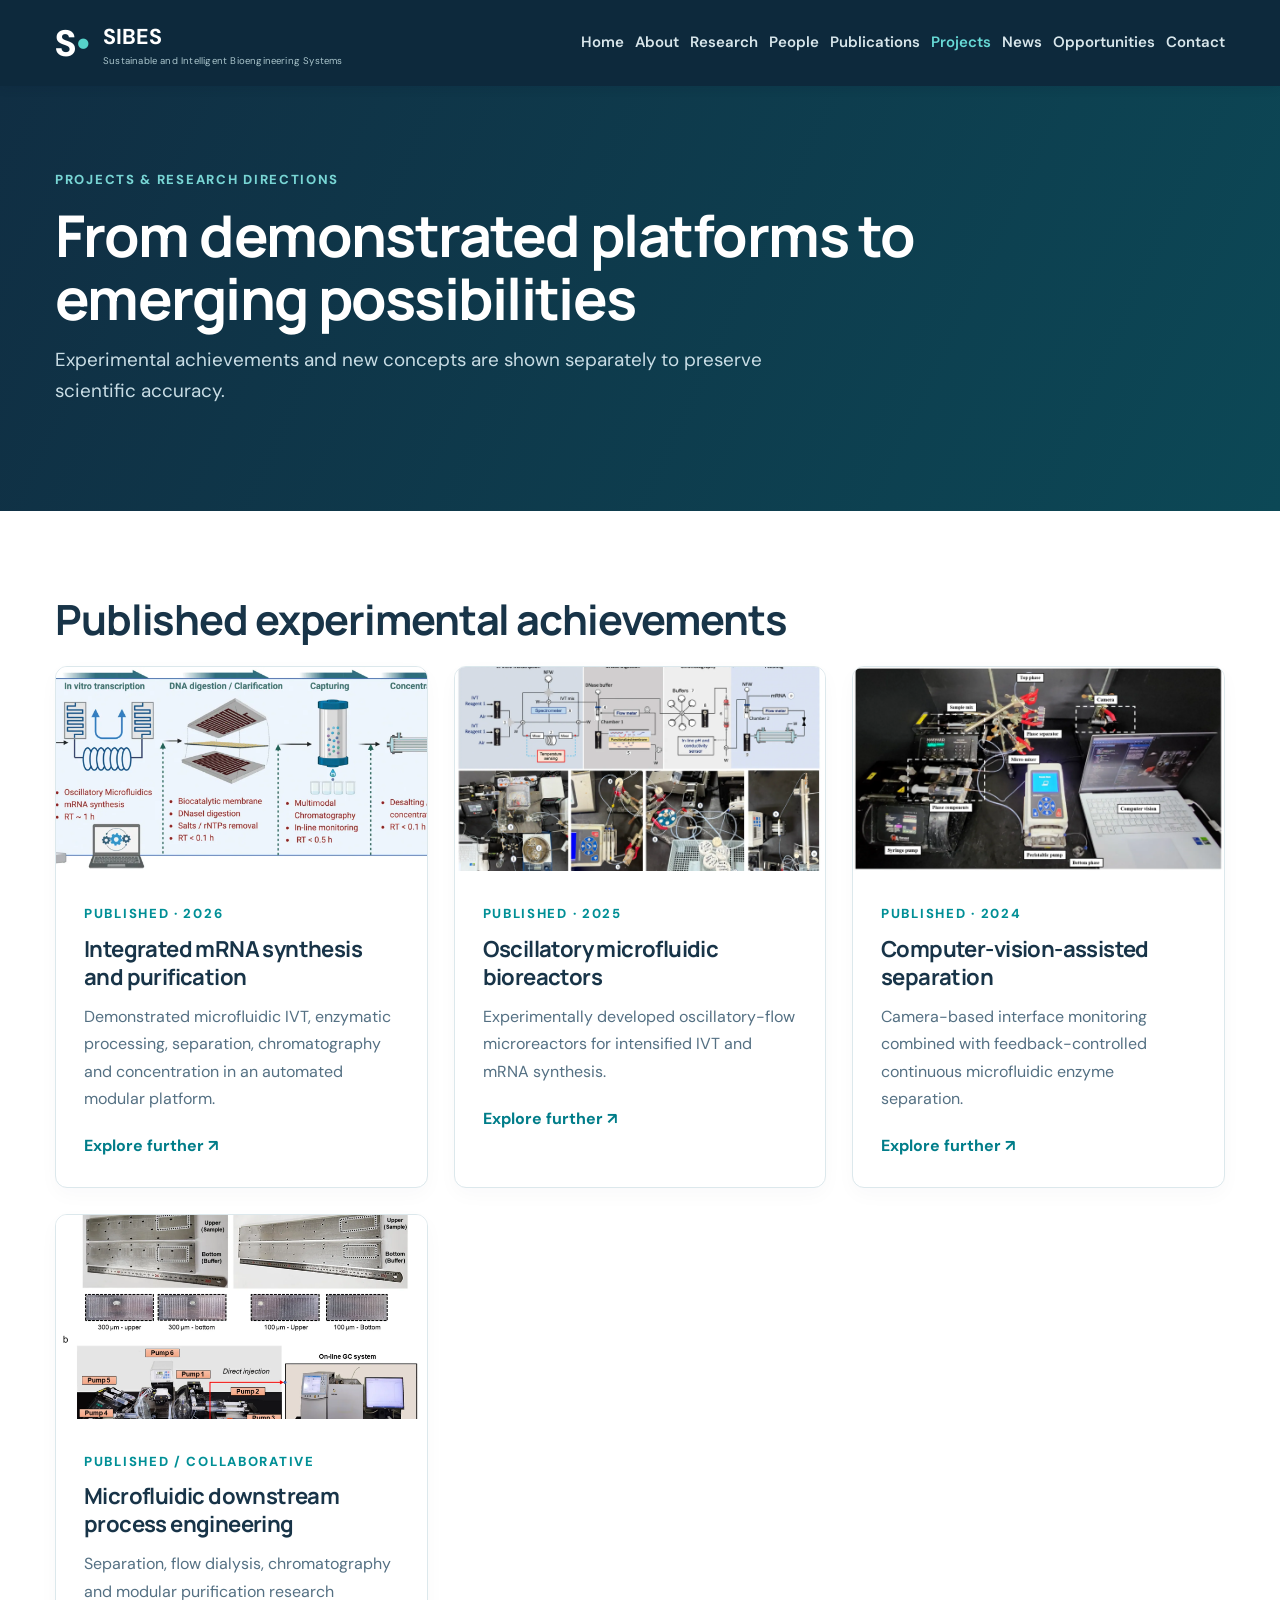
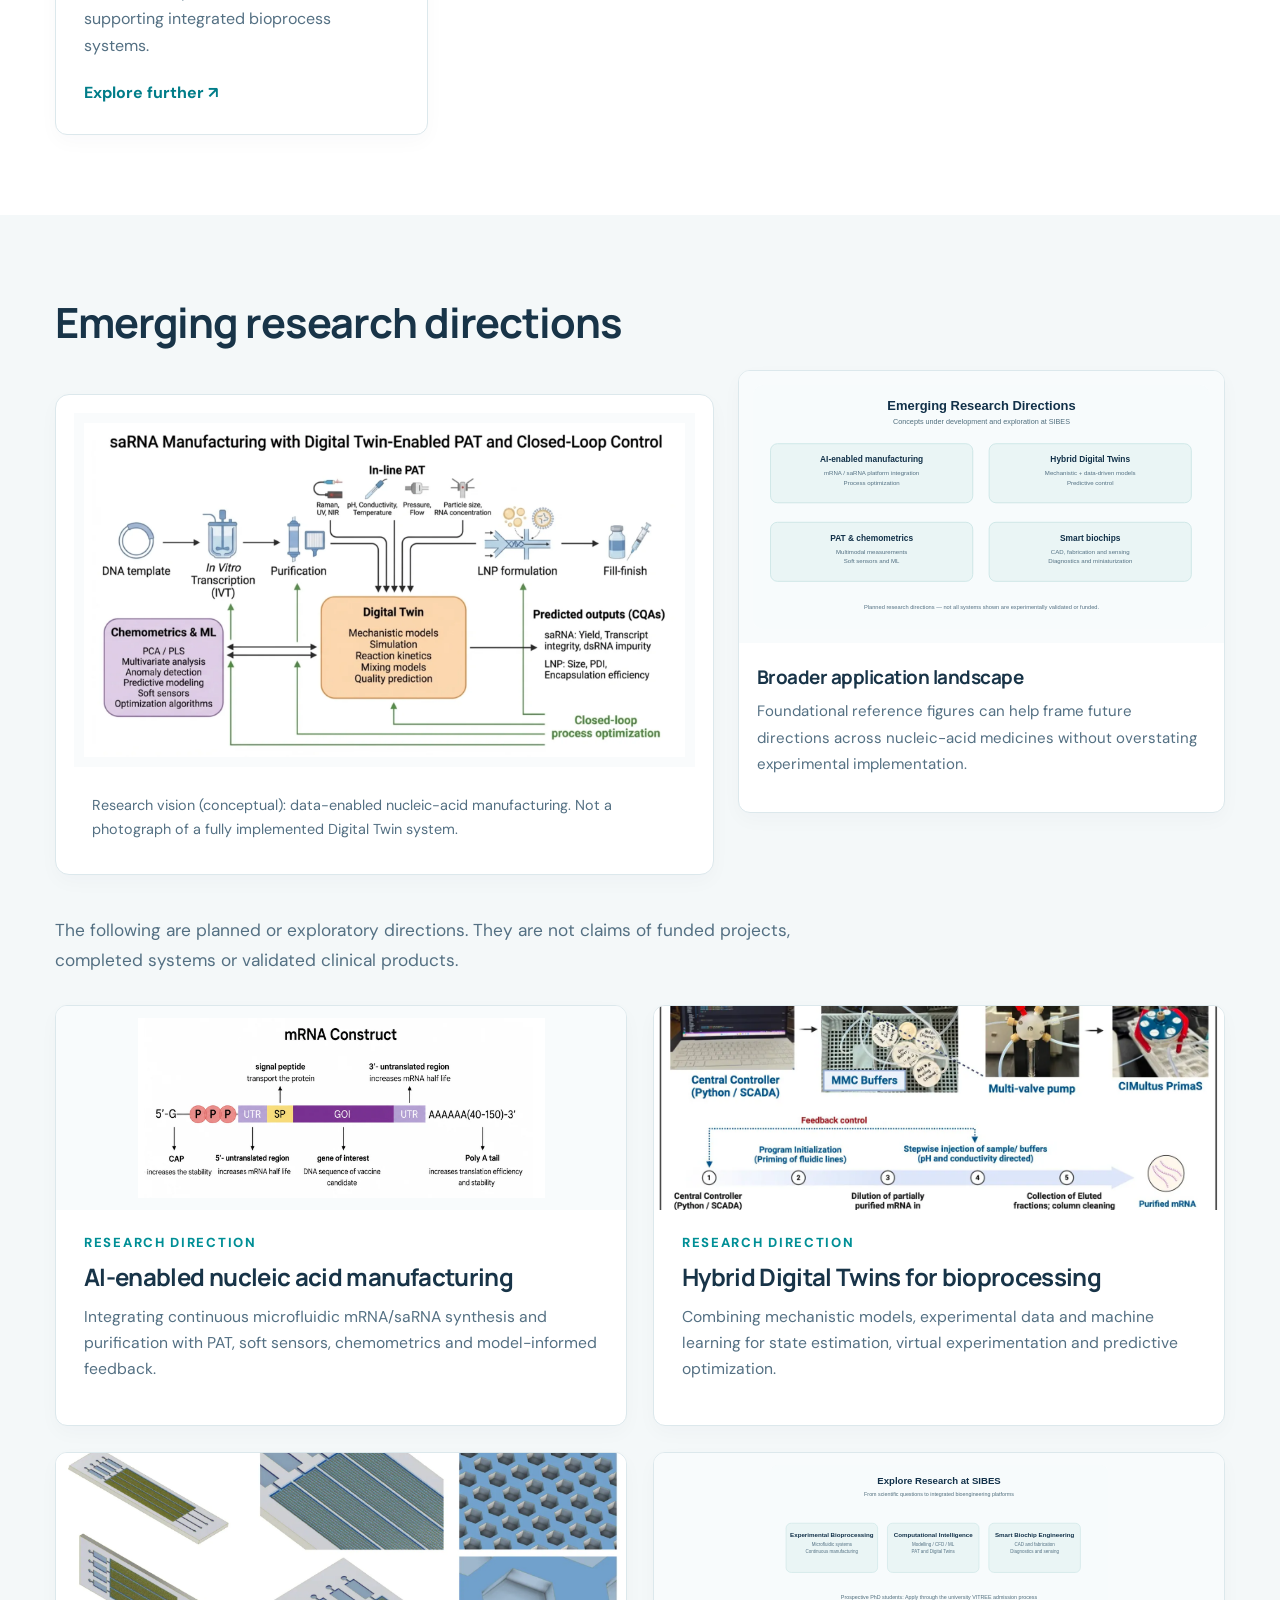
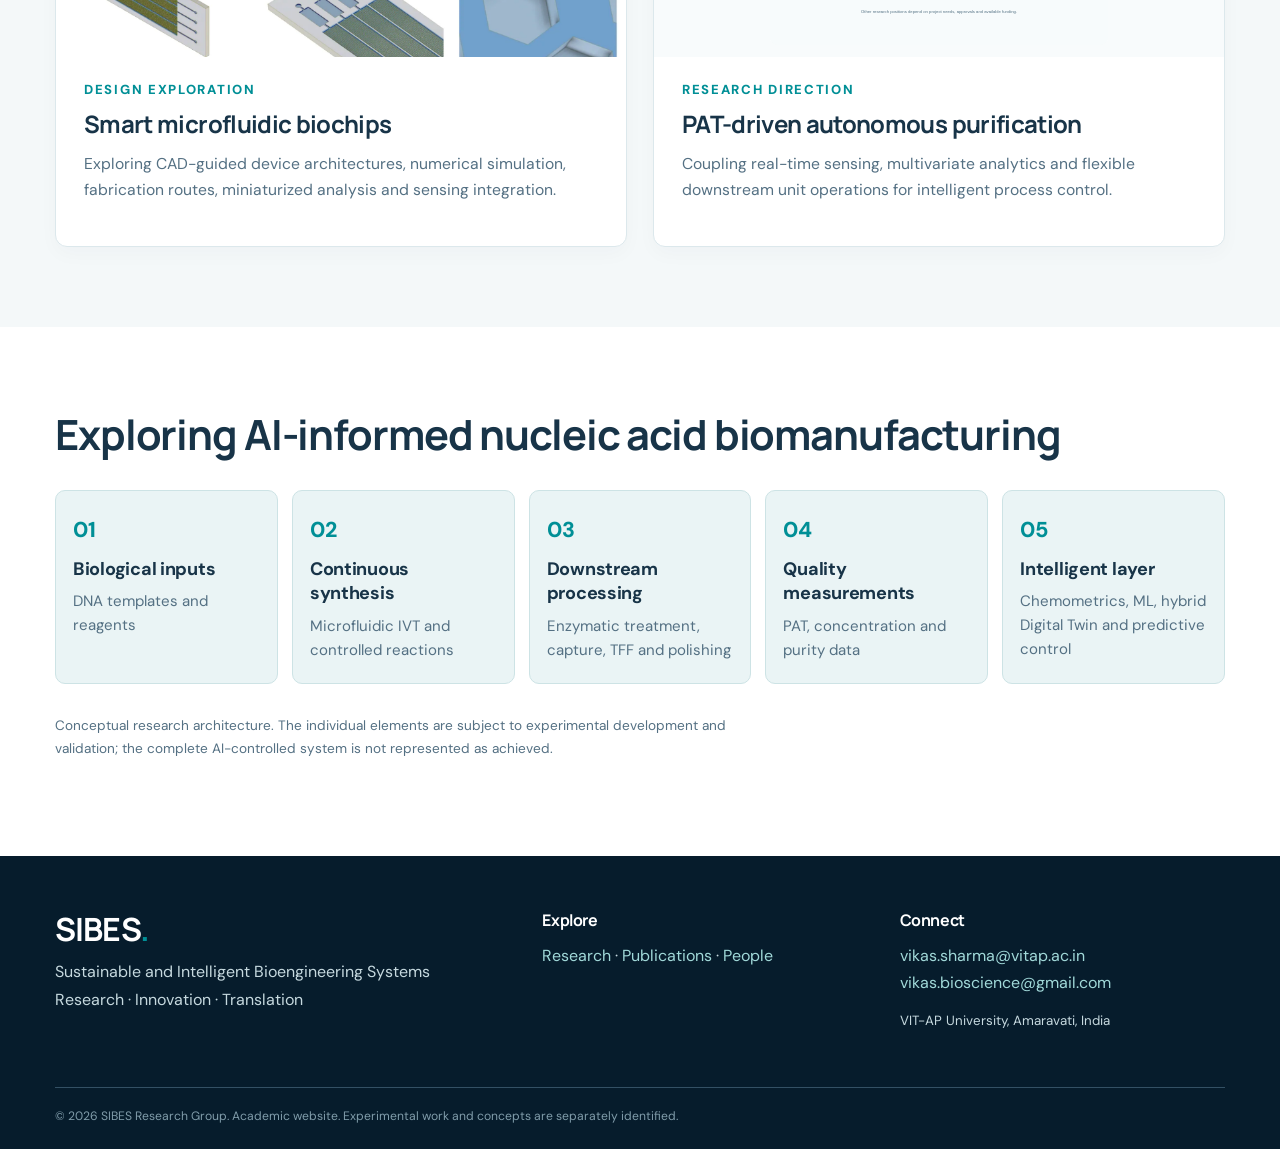
<file: projects.html>
<!DOCTYPE html>

<html lang="en"><head><meta charset="utf-8"/><meta content="width=device-width,initial-scale=1" name="viewport"/><meta content="SIBES published platforms and future projects" name="description"/><meta content="#0d293c" name="theme-color"/><title>Projects | SIBES</title><link href="styles.css" rel="stylesheet"/></head><body><header class="site-header"><div class="container top-nav"><a class="brand" href="index.html"><span class="symbol">S<span>•</span></span><span><b>SIBES</b><small>Sustainable and Intelligent Bioengineering Systems</small></span></a><button aria-controls="nav" aria-expanded="false" class="toggle" type="button">☰ <span class="sr-only">Menu</span></button><nav id="nav"><a class="" href="index.html">Home</a><a class="" href="about.html">About</a><a class="" href="research.html">Research</a><a class="" href="people.html">People</a><a class="" href="publications.html">Publications</a><a class="active" href="projects.html">Projects</a><a class="" href="news.html">News</a><a class="" href="opportunities.html">Opportunities</a><a class="" href="contact.html">Contact</a></nav></div></header><main><div class="page-heading"><div class="container"><div class="eyebrow">PROJECTS &amp; RESEARCH DIRECTIONS</div><h1>From demonstrated platforms to emerging possibilities</h1><p>Experimental achievements and new concepts are shown separately to preserve scientific accuracy.</p></div></div><section class="section" id="achievements"><div class="container"><h2>Published experimental achievements</h2><div class="card-grid three"><article class="feature-card"><img alt="Integrated mRNA synthesis and purification" class="" loading="lazy" src="assets/paper-mrna.webp"/><div class="pad"><span class="eyebrow">PUBLISHED · 2026</span><h3>Integrated mRNA synthesis and purification</h3><p>Demonstrated microfluidic IVT, enzymatic processing, separation, chromatography and concentration in an automated modular platform.</p><a class="text-link" href="publications.html">Explore further ↗</a></div></article><article class="feature-card"><img alt="Oscillatory microfluidic bioreactors" class="" loading="lazy" src="assets/paper-amo.webp"/><div class="pad"><span class="eyebrow">PUBLISHED · 2025</span><h3>Oscillatory microfluidic bioreactors</h3><p>Experimentally developed oscillatory-flow microreactors for intensified IVT and mRNA synthesis.</p><a class="text-link" href="publications.html">Explore further ↗</a></div></article><article class="feature-card"><img alt="Computer-vision-assisted separation" class="" loading="lazy" src="assets/research-real.webp"/><div class="pad"><span class="eyebrow">PUBLISHED · 2024</span><h3>Computer-vision-assisted separation</h3><p>Camera-based interface monitoring combined with feedback-controlled continuous microfluidic enzyme separation.</p><a class="text-link" href="publications.html">Explore further ↗</a></div></article><article class="feature-card"><img alt="Microfluidic downstream process engineering" class="" loading="lazy" src="assets/dialysis.webp"/><div class="pad"><span class="eyebrow">PUBLISHED / COLLABORATIVE</span><h3>Microfluidic downstream process engineering</h3><p>Separation, flow dialysis, chromatography and modular purification research supporting integrated bioprocess systems.</p><a class="text-link" href="publications.html">Explore further ↗</a></div></article></div></div></section><section class="section" id="directions"><div class="container"><h2>Emerging research directions</h2><div class="project-figure-grid"><figure class="original-research-figure"><img alt="Current and proposed nucleic acid manufacturing research with in-line PAT, chemometrics, machine learning and Digital Twin control" loading="lazy" src="assets/research-direction-reference.webp"/><figcaption>Research vision (conceptual): data-enabled nucleic-acid manufacturing. Not a photograph of a fully implemented Digital Twin system.</figcaption></figure><article class="mini-figure-card"><img alt="Future directions across nucleic acid medicine modalities" loading="lazy" src="assets/future-directions.svg"/><div class="pad"><h3>Broader application landscape</h3><p>Foundational reference figures can help frame future directions across nucleic-acid medicines without overstating experimental implementation.</p></div></article></div><p class="section-intro">The following are planned or exploratory directions. They are not claims of funded projects, completed systems or validated clinical products.</p><div class="card-grid two"><article class="feature-card tight-copy"><img alt="Foundational mRNA construct schematic for nucleic acid manufacturing" loading="lazy" src="assets/mrna-construct-reference.webp"/><div class="pad"><span class="eyebrow">RESEARCH DIRECTION</span><h3>AI-enabled nucleic acid manufacturing</h3><p>Integrating continuous microfluidic mRNA/saRNA synthesis and purification with PAT, soft sensors, chemometrics and model-informed feedback.</p></div></article><article class="feature-card tight-copy"><img alt="Process analytical technology and instrumentation" class="" loading="lazy" src="assets/pat.webp"/><div class="pad"><span class="eyebrow">RESEARCH DIRECTION</span><h3>Hybrid Digital Twins for bioprocessing</h3><p>Combining mechanistic models, experimental data and machine learning for state estimation, virtual experimentation and predictive optimization.</p></div></article><article class="feature-card tight-copy"><img alt="Smart microfluidic biochips" class="" loading="lazy" src="assets/cad-overview.webp"/><div class="pad"><span class="eyebrow">DESIGN EXPLORATION</span><h3>Smart microfluidic biochips</h3><p>Exploring CAD-guided device architectures, numerical simulation, fabrication routes, miniaturized analysis and sensing integration.</p></div></article><article class="feature-card tight-copy"><img alt="Prospective PhD research pathways in digital biomanufacturing" class="" loading="lazy" src="assets/phd-research-pathways.svg"/><div class="pad"><span class="eyebrow">RESEARCH DIRECTION</span><h3>PAT-driven autonomous purification</h3><p>Coupling real-time sensing, multivariate analytics and flexible downstream unit operations for intelligent process control.</p></div></article></div></div></section><section class="section"><div class="container"><h2>Exploring AI-informed nucleic acid biomanufacturing</h2><div class="flow"><div class="flow-step"><span>01</span><strong>Biological inputs</strong><small>DNA templates and reagents</small></div><div class="flow-step"><span>02</span><strong>Continuous synthesis</strong><small>Microfluidic IVT and controlled reactions</small></div><div class="flow-step"><span>03</span><strong>Downstream processing</strong><small>Enzymatic treatment, capture, TFF and polishing</small></div><div class="flow-step"><span>04</span><strong>Quality measurements</strong><small>PAT, concentration and purity data</small></div><div class="flow-step"><span>05</span><strong>Intelligent layer</strong><small>Chemometrics, ML, hybrid Digital Twin and predictive control</small></div></div><p class="caption-note">Conceptual research architecture. The individual elements are subject to experimental development and validation; the complete AI-controlled system is not represented as achieved.</p></div></section></main><footer><div class="container footer-grid"><div><h2>SIBES<span class="teal">.</span></h2><p>Sustainable and Intelligent Bioengineering Systems<br/>Research · Innovation · Translation</p></div><div><h4>Explore</h4><p><a href="research.html">Research</a> · <a href="publications.html">Publications</a> · <a href="people.html">People</a></p></div><div><h4>Connect</h4><a href="mailto:vikas.sharma@vitap.ac.in">vikas.sharma@vitap.ac.in</a><br/><a href="mailto:vikas.bioscience@gmail.com">vikas.bioscience@gmail.com</a><p><small>VIT-AP University, Amaravati, India</small></p></div></div><div class="container legal">© 2026 SIBES Research Group. Academic website. Experimental work and concepts are separately identified.</div></footer><script src="script.js"></script></body></html>
</file>
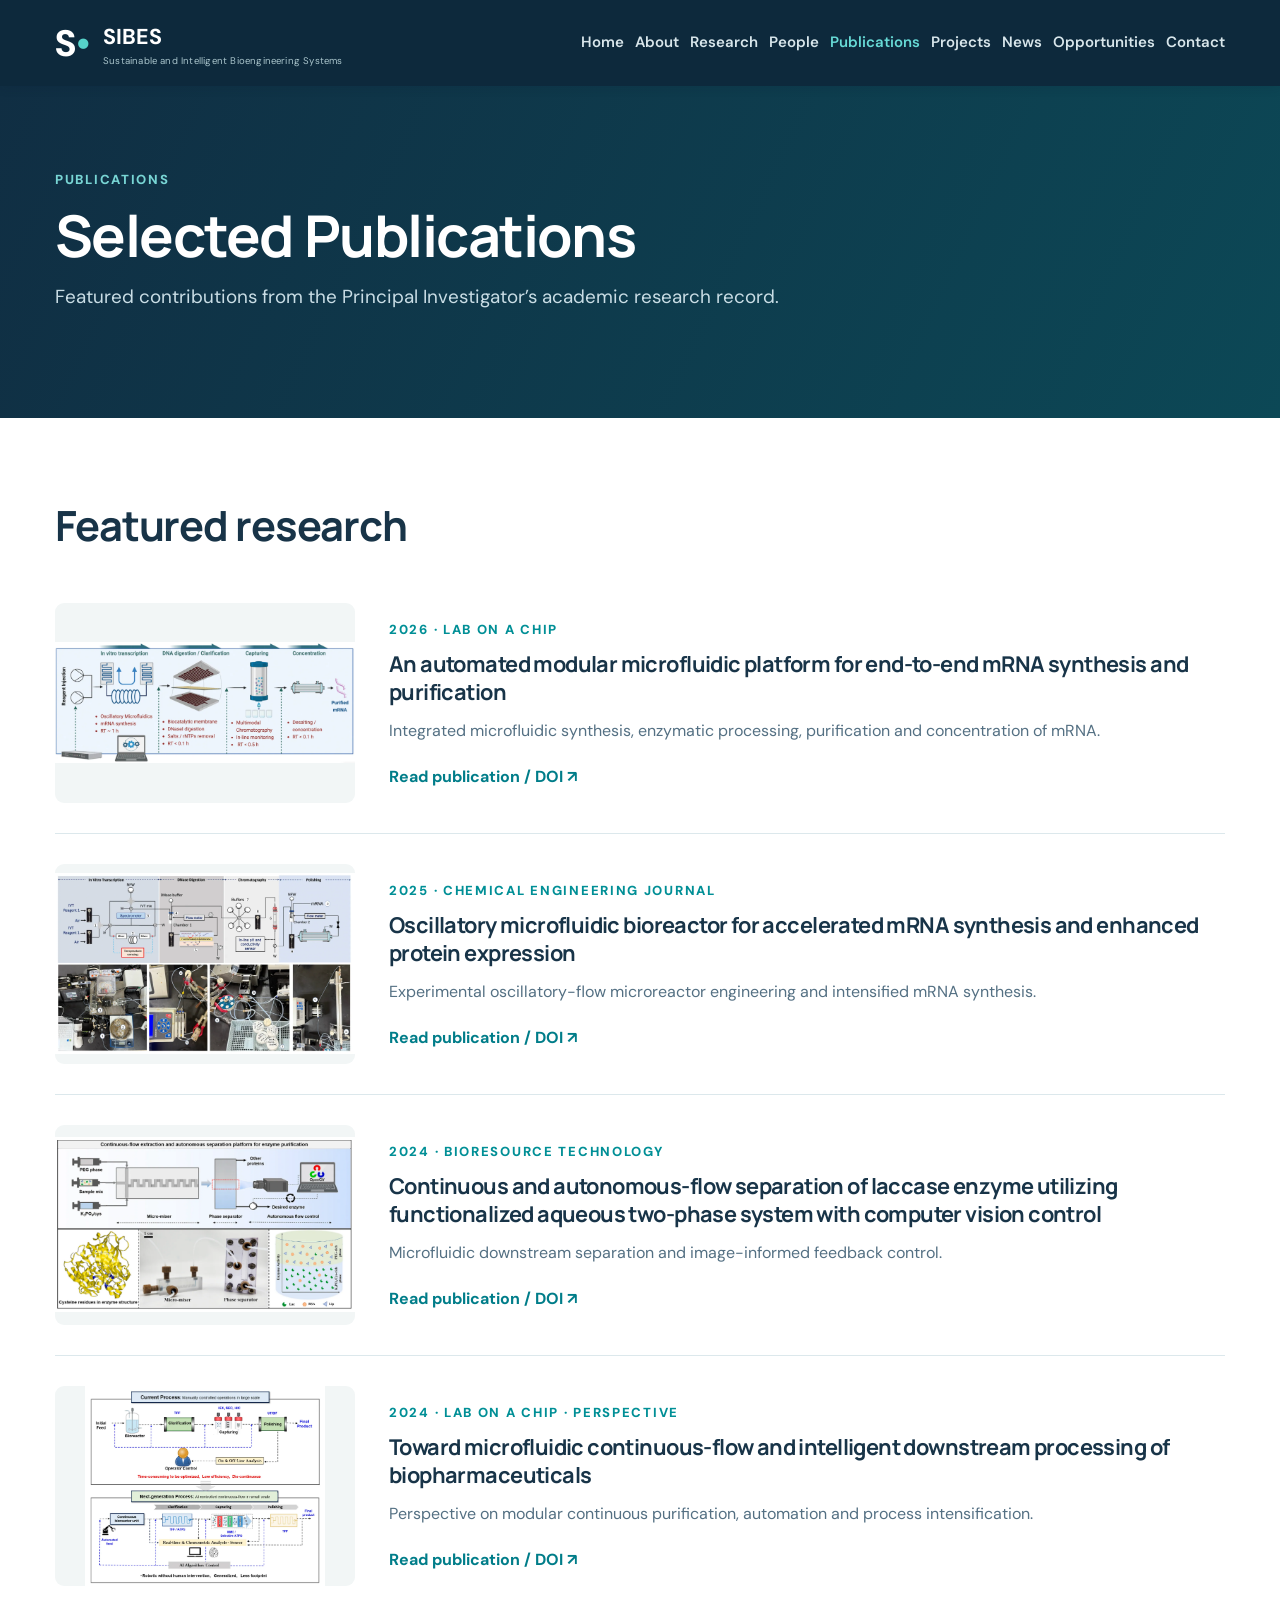
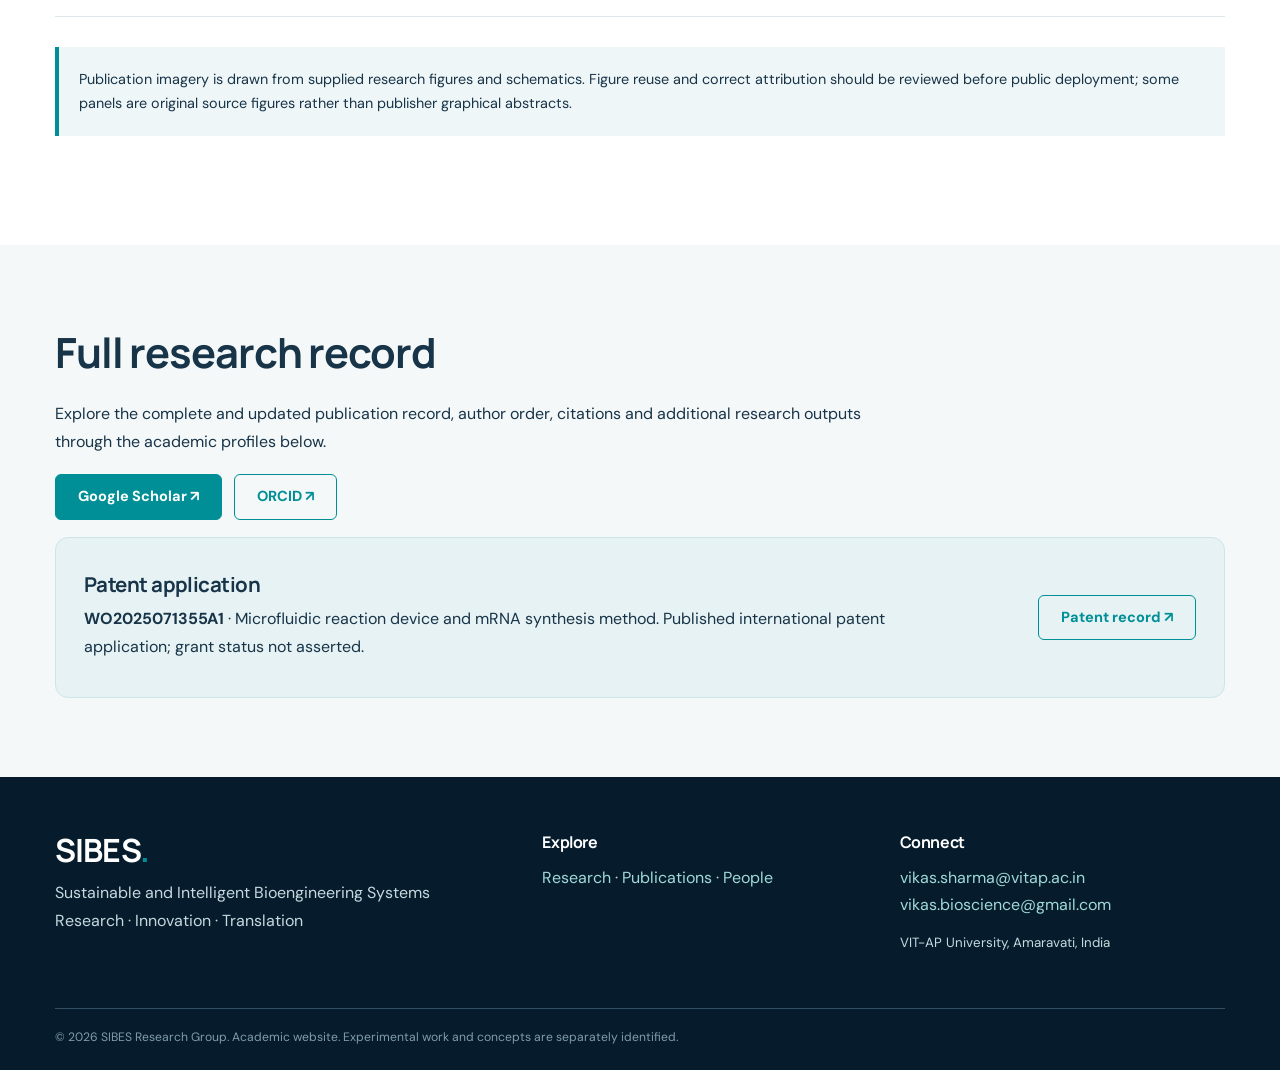
<file: publications.html>
<!DOCTYPE html>
<html lang="en"><head><meta charset="utf-8"/><meta content="width=device-width,initial-scale=1" name="viewport"/><meta content="SIBES selected publications" name="description"/><meta content="#0d293c" name="theme-color"/><title>Publications | SIBES</title><link href="styles.css" rel="stylesheet"/></head><body><header class="site-header"><div class="container top-nav"><a class="brand" href="index.html"><span class="symbol">S<span>•</span></span><span><b>SIBES</b><small>Sustainable and Intelligent Bioengineering Systems</small></span></a><button aria-controls="nav" aria-expanded="false" class="toggle" type="button">☰ <span class="sr-only">Menu</span></button><nav id="nav"><a class="" href="index.html">Home</a><a class="" href="about.html">About</a><a class="" href="research.html">Research</a><a class="" href="people.html">People</a><a class="active" href="publications.html">Publications</a><a class="" href="projects.html">Projects</a><a class="" href="news.html">News</a><a class="" href="opportunities.html">Opportunities</a><a class="" href="contact.html">Contact</a></nav></div></header><main><div class="page-heading"><div class="container"><div class="eyebrow">PUBLICATIONS</div><h1>Selected Publications</h1><p>Featured contributions from the Principal Investigator’s academic research record.</p></div></div><section class="section"><div class="container"><h2>Featured research</h2><article class="publication"><img alt="An automated modular microfluidic platform for end-to-end mRNA synthesis and purification" class="" loading="lazy" src="assets/paper-mrna.webp"/><div><span class="eyebrow">2026 · Lab on a Chip</span><h3>An automated modular microfluidic platform for end-to-end mRNA synthesis and purification</h3><p>Integrated microfluidic synthesis, enzymatic processing, purification and concentration of mRNA.</p><a class="text-link" href="https://doi.org/10.1039/d6lc00118a" rel="noopener noreferrer" target="_blank">Read publication / DOI ↗</a></div></article><article class="publication"><img alt="Oscillatory microfluidic bioreactor for accelerated mRNA synthesis and enhanced protein expression" class="" loading="lazy" src="assets/paper-amo.webp"/><div><span class="eyebrow">2025 · Chemical Engineering Journal</span><h3>Oscillatory microfluidic bioreactor for accelerated mRNA synthesis and enhanced protein expression</h3><p>Experimental oscillatory-flow microreactor engineering and intensified mRNA synthesis.</p><a class="text-link" href="https://doi.org/10.1016/j.cej.2025.164284" rel="noopener noreferrer" target="_blank">Read publication / DOI ↗</a></div></article><article class="publication"><img alt="Continuous and autonomous-flow separation of laccase enzyme utilizing functionalized aqueous two-phase system with computer vision control" class="" loading="lazy" src="assets/paper-separation.webp"/><div><span class="eyebrow">2024 · Bioresource Technology</span><h3>Continuous and autonomous-flow separation of laccase enzyme utilizing functionalized aqueous two-phase system with computer vision control</h3><p>Microfluidic downstream separation and image-informed feedback control.</p><a class="text-link" href="https://doi.org/10.1016/j.biortech.2024.130888" rel="noopener noreferrer" target="_blank">Read publication / DOI ↗</a></div></article><article class="publication"><img alt="Toward microfluidic continuous-flow and intelligent downstream processing of biopharmaceuticals" class="" loading="lazy" src="assets/paper-perspective.webp"/><div><span class="eyebrow">2024 · Lab on a Chip · Perspective</span><h3>Toward microfluidic continuous-flow and intelligent downstream processing of biopharmaceuticals</h3><p>Perspective on modular continuous purification, automation and process intensification.</p><a class="text-link" href="https://doi.org/10.1039/d3lc01097j" rel="noopener noreferrer" target="_blank">Read publication / DOI ↗</a></div></article><div class="notice">Publication imagery is drawn from supplied research figures and schematics. Figure reuse and correct attribution should be reviewed before public deployment; some panels are original source figures rather than publisher graphical abstracts.</div></div></section><section class="section"><div class="container"><h2>Full research record</h2><p>Explore the complete and updated publication record, author order, citations and additional research outputs through the academic profiles below.</p><p><a class="button" href="https://scholar.google.com/citations?user=m_y_2JcAAAAJ" rel="noopener noreferrer" target="_blank">Google Scholar ↗</a>   <a class="button outline" href="https://orcid.org/0000-0003-1957-1754" rel="noopener noreferrer" target="_blank">ORCID ↗</a></p><div class="callout"><div><h3>Patent application</h3><p><strong>WO2025071355A1</strong> · Microfluidic reaction device and mRNA synthesis method. Published international patent application; grant status not asserted.</p></div><a class="button outline" href="https://patents.google.com/patent/WO2025071355A1/en">Patent record ↗</a></div></div></section></main><footer><div class="container footer-grid"><div><h2>SIBES<span class="teal">.</span></h2><p>Sustainable and Intelligent Bioengineering Systems<br/>Research · Innovation · Translation</p></div><div><h4>Explore</h4><p><a href="research.html">Research</a> · <a href="publications.html">Publications</a> · <a href="people.html">People</a></p></div><div><h4>Connect</h4><a href="mailto:vikas.sharma@vitap.ac.in">vikas.sharma@vitap.ac.in</a><br/><a href="mailto:vikas.bioscience@gmail.com">vikas.bioscience@gmail.com</a><p><small>VIT-AP University, Amaravati, India</small></p></div></div><div class="container legal">© 2026 SIBES Research Group. Academic website. Experimental work and concepts are separately identified.</div></footer><script src="script.js"></script></body></html>
</file>
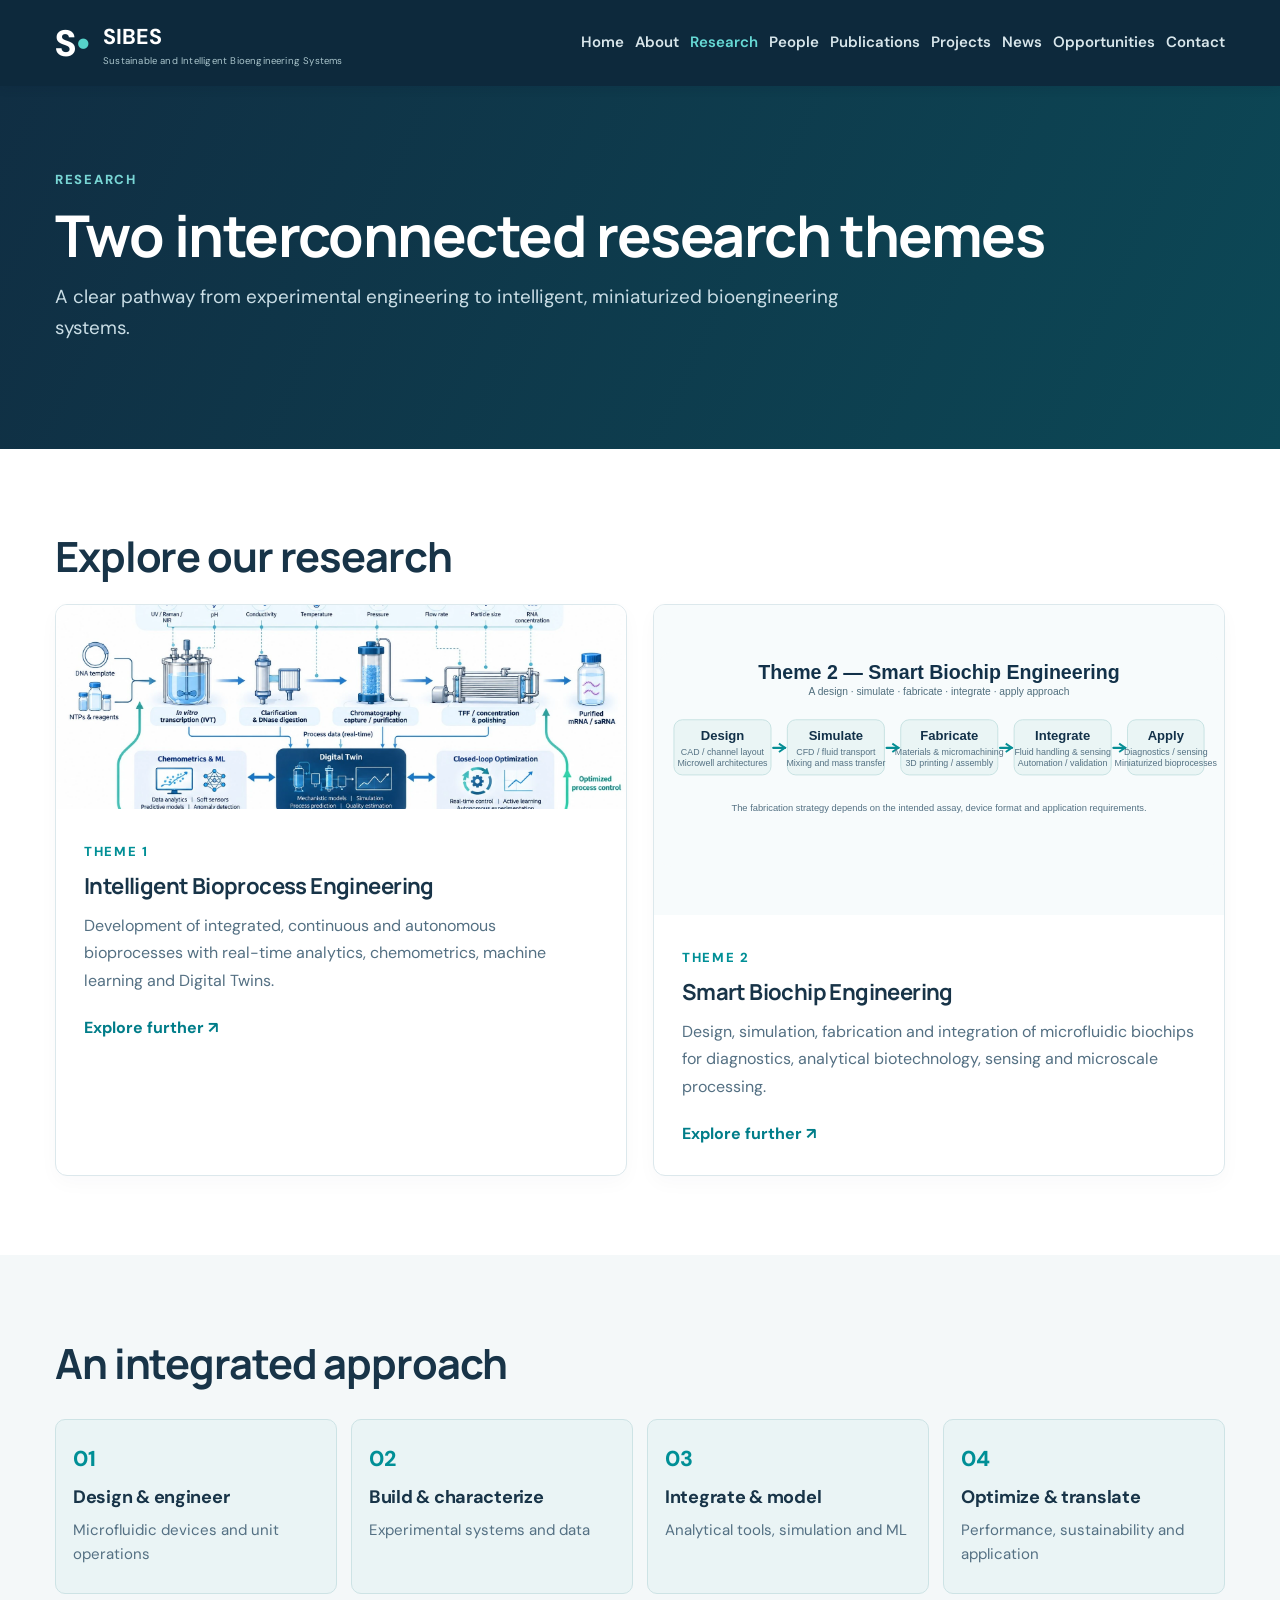
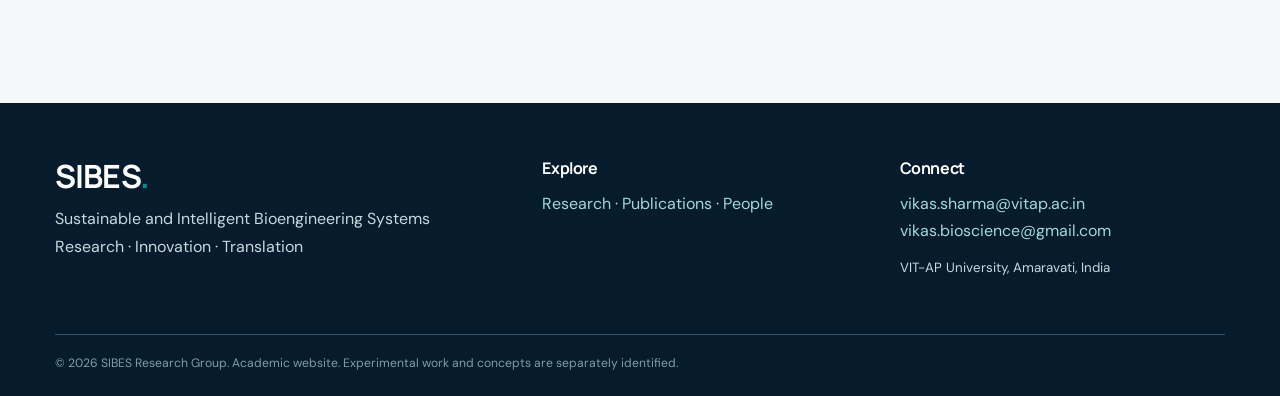
<file: research.html>
<!DOCTYPE html>

<html lang="en"><head><meta charset="utf-8"/><meta content="width=device-width,initial-scale=1" name="viewport"/><meta content="SIBES research themes" name="description"/><meta content="#0d293c" name="theme-color"/><title>Research | SIBES</title><link href="styles.css" rel="stylesheet"/></head><body><header class="site-header"><div class="container top-nav"><a class="brand" href="index.html"><span class="symbol">S<span>•</span></span><span><b>SIBES</b><small>Sustainable and Intelligent Bioengineering Systems</small></span></a><button aria-controls="nav" aria-expanded="false" class="toggle" type="button">☰ <span class="sr-only">Menu</span></button><nav id="nav"><a class="" href="index.html">Home</a><a class="" href="about.html">About</a><a class="active" href="research.html">Research</a><a class="" href="people.html">People</a><a class="" href="publications.html">Publications</a><a class="" href="projects.html">Projects</a><a class="" href="news.html">News</a><a class="" href="opportunities.html">Opportunities</a><a class="" href="contact.html">Contact</a></nav></div></header><main><div class="page-heading"><div class="container"><div class="eyebrow">RESEARCH</div><h1>Two interconnected research themes</h1><p>A clear pathway from experimental engineering to intelligent, miniaturized bioengineering systems.</p></div></div><section class="section"><div class="container"><h2>Explore our research</h2><div class="card-grid two"><article class="feature-card"><img alt="Conceptual workflow of intelligent bioprocess engineering for nucleic acid manufacturing" loading="lazy" src="assets/theme1-approved-flow.webp"/><div class="pad"><span class="eyebrow">THEME 1</span><h3>Intelligent Bioprocess Engineering</h3><p>Development of integrated, continuous and autonomous bioprocesses with real-time analytics, chemometrics, machine learning and Digital Twins.</p><a class="text-link" href="theme-bioprocess.html">Explore further ↗</a></div></article><article class="feature-card"><img alt="Five stages of microfluidic biochip engineering" class="diagram-image" loading="lazy" src="assets/theme2-concept.svg"/><div class="pad"><span class="eyebrow">THEME 2</span><h3>Smart Biochip Engineering</h3><p>Design, simulation, fabrication and integration of microfluidic biochips for diagnostics, analytical biotechnology, sensing and microscale processing.</p><a class="text-link" href="theme-biochip.html">Explore further ↗</a></div></article></div></div></section><section class="section"><div class="container"><h2>An integrated approach</h2><div class="flow"><div class="flow-step"><span>01</span><strong>Design &amp; engineer</strong><small>Microfluidic devices and unit operations</small></div><div class="flow-step"><span>02</span><strong>Build &amp; characterize</strong><small>Experimental systems and data</small></div><div class="flow-step"><span>03</span><strong>Integrate &amp; model</strong><small>Analytical tools, simulation and ML</small></div><div class="flow-step"><span>04</span><strong>Optimize &amp; translate</strong><small>Performance, sustainability and application</small></div></div></div></section></main><footer><div class="container footer-grid"><div><h2>SIBES<span class="teal">.</span></h2><p>Sustainable and Intelligent Bioengineering Systems<br/>Research · Innovation · Translation</p></div><div><h4>Explore</h4><p><a href="research.html">Research</a> · <a href="publications.html">Publications</a> · <a href="people.html">People</a></p></div><div><h4>Connect</h4><a href="mailto:vikas.sharma@vitap.ac.in">vikas.sharma@vitap.ac.in</a><br/><a href="mailto:vikas.bioscience@gmail.com">vikas.bioscience@gmail.com</a><p><small>VIT-AP University, Amaravati, India</small></p></div></div><div class="container legal">© 2026 SIBES Research Group. Academic website. Experimental work and concepts are separately identified.</div></footer><script src="script.js"></script></body></html>
</file>
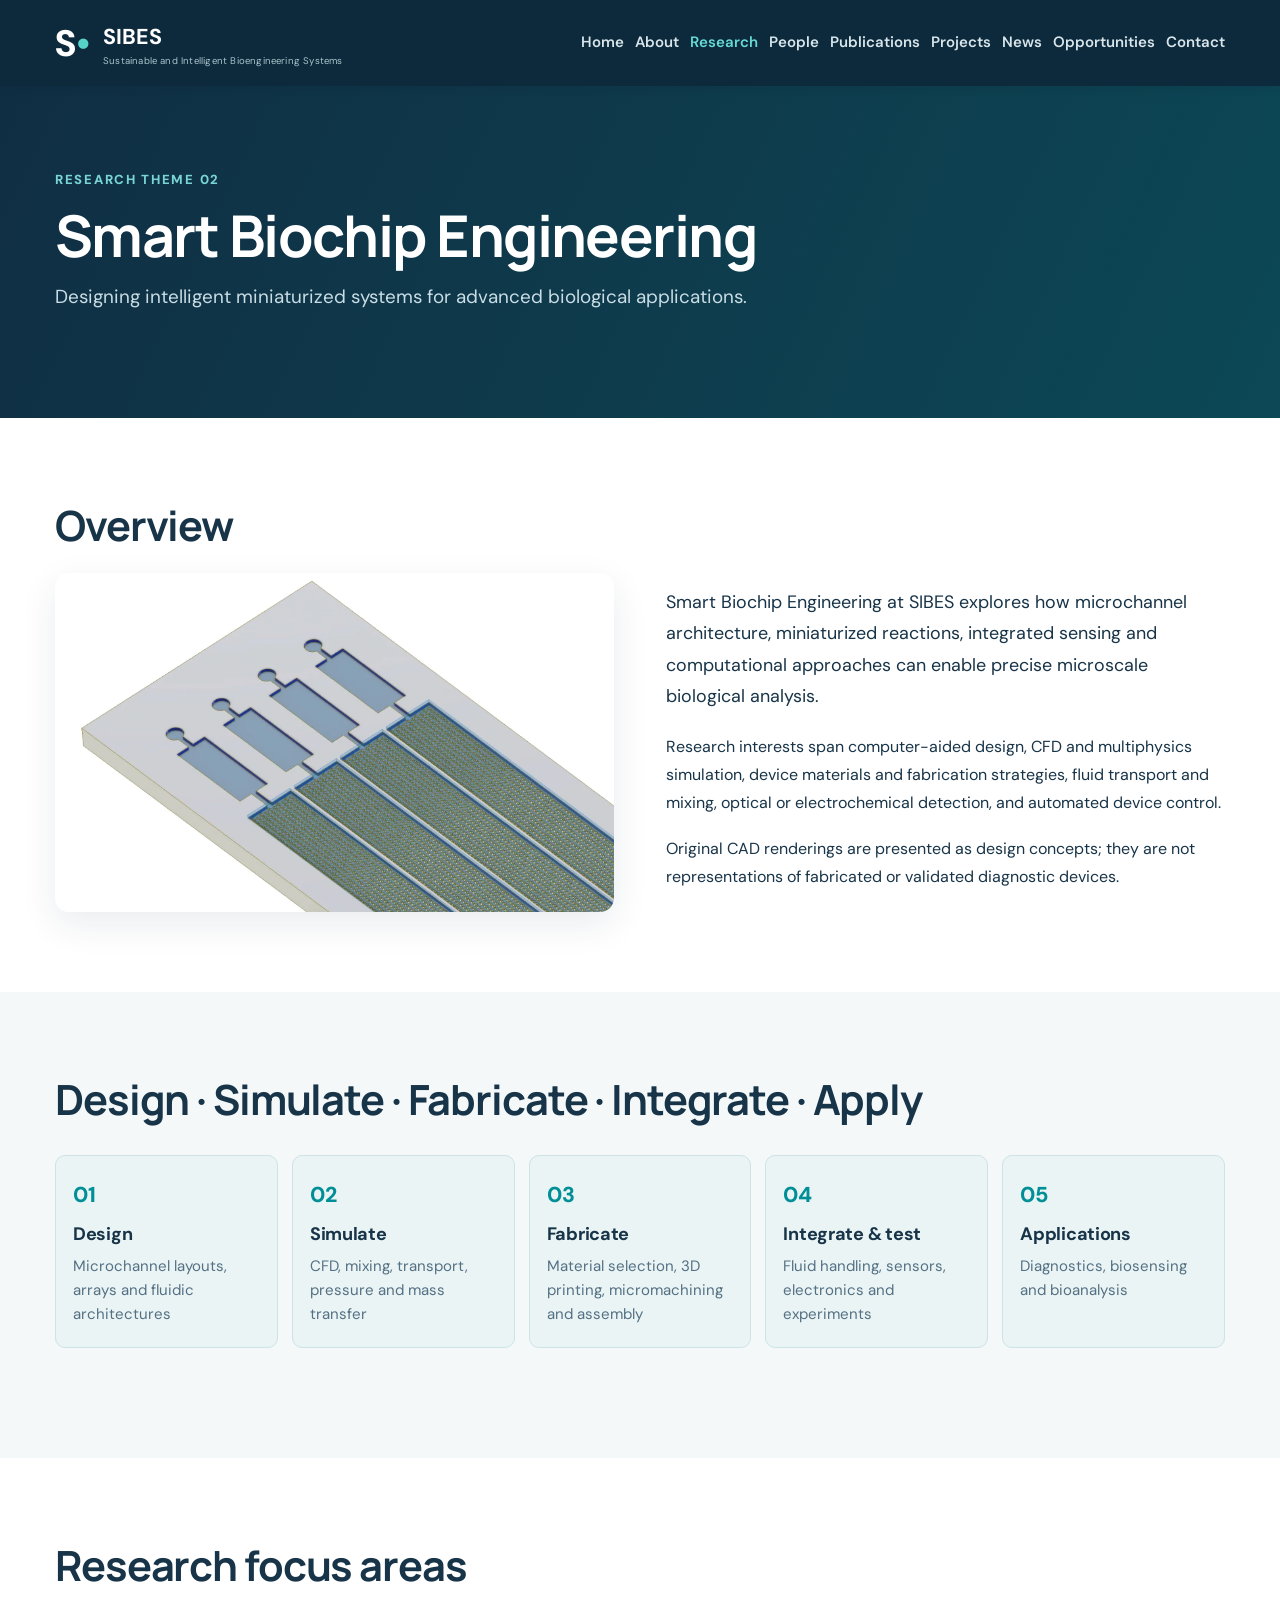
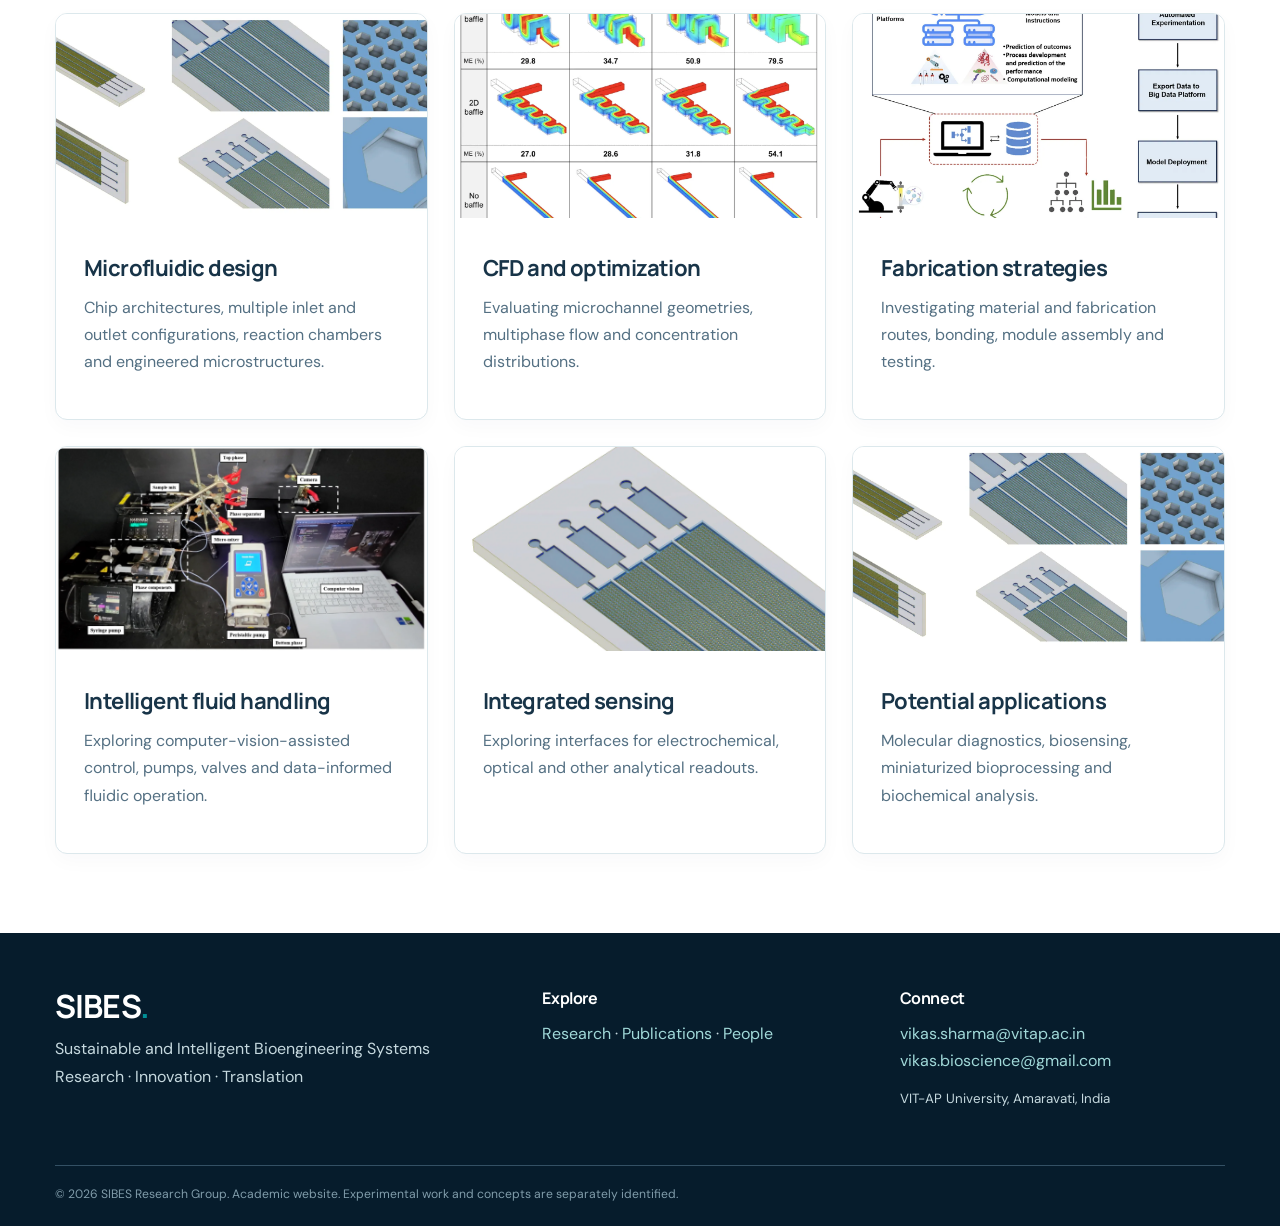
<file: theme-biochip.html>
<!DOCTYPE html>

<html lang="en"><head><meta charset="utf-8"/><meta content="width=device-width,initial-scale=1" name="viewport"/><meta content="Theme 2 at SIBES" name="description"/><meta content="#0d293c" name="theme-color"/><title>Smart Biochip Engineering | SIBES</title><link href="styles.css" rel="stylesheet"/></head><body><header class="site-header"><div class="container top-nav"><a class="brand" href="index.html"><span class="symbol">S<span>•</span></span><span><b>SIBES</b><small>Sustainable and Intelligent Bioengineering Systems</small></span></a><button aria-controls="nav" aria-expanded="false" class="toggle" type="button">☰ <span class="sr-only">Menu</span></button><nav id="nav"><a class="" href="index.html">Home</a><a class="" href="about.html">About</a><a class="active" href="research.html">Research</a><a class="" href="people.html">People</a><a class="" href="publications.html">Publications</a><a class="" href="projects.html">Projects</a><a class="" href="news.html">News</a><a class="" href="opportunities.html">Opportunities</a><a class="" href="contact.html">Contact</a></nav></div></header><main><div class="page-heading"><div class="container"><div class="eyebrow">RESEARCH THEME 02</div><h1>Smart Biochip Engineering</h1><p>Designing intelligent miniaturized systems for advanced biological applications.</p></div></div><section class="section"><div class="container"><h2>Overview</h2><div class="split"><img alt="Original concept-stage microfluidic CAD chip design with four channels and microwell arrays" class="" loading="lazy" src="assets/cad-close.webp"/><div><p class="intro">Smart Biochip Engineering at SIBES explores how microchannel architecture, miniaturized reactions, integrated sensing and computational approaches can enable precise microscale biological analysis.</p><p>Research interests span computer-aided design, CFD and multiphysics simulation, device materials and fabrication strategies, fluid transport and mixing, optical or electrochemical detection, and automated device control.</p><p>Original CAD renderings are presented as design concepts; they are not representations of fabricated or validated diagnostic devices.</p></div></div></div></section><section class="section"><div class="container"><h2>Design · Simulate · Fabricate · Integrate · Apply</h2><div class="flow"><div class="flow-step"><span>01</span><strong>Design</strong><small>Microchannel layouts, arrays and fluidic architectures</small></div><div class="flow-step"><span>02</span><strong>Simulate</strong><small>CFD, mixing, transport, pressure and mass transfer</small></div><div class="flow-step"><span>03</span><strong>Fabricate</strong><small>Material selection, 3D printing, micromachining and assembly</small></div><div class="flow-step"><span>04</span><strong>Integrate &amp; test</strong><small>Fluid handling, sensors, electronics and experiments</small></div><div class="flow-step"><span>05</span><strong>Applications</strong><small>Diagnostics, biosensing and bioanalysis</small></div></div></div></section><section class="section"><div class="container"><h2>Research focus areas</h2><div class="card-grid three"><article class="feature-card"><img alt="Microfluidic design" class="" loading="lazy" src="assets/cad-overview.webp"/><div class="pad"><h3>Microfluidic design</h3><p>Chip architectures, multiple inlet and outlet configurations, reaction chambers and engineered microstructures.</p></div></article><article class="feature-card"><img alt="CFD and optimization" class="" loading="lazy" src="assets/chip-cfd.webp"/><div class="pad"><h3>CFD and optimization</h3><p>Evaluating microchannel geometries, multiphase flow and concentration distributions.</p></div></article><article class="feature-card"><img alt="Fabrication strategies" class="" loading="lazy" src="assets/fabricated-mixer.webp"/><div class="pad"><h3>Fabrication strategies</h3><p>Investigating material and fabrication routes, bonding, module assembly and testing.</p></div></article><article class="feature-card"><img alt="Intelligent fluid handling" class="" loading="lazy" src="assets/computer-vision.webp"/><div class="pad"><h3>Intelligent fluid handling</h3><p>Exploring computer-vision-assisted control, pumps, valves and data-informed fluidic operation.</p></div></article><article class="feature-card"><img alt="Integrated sensing" class="" loading="lazy" src="assets/cad-close.webp"/><div class="pad"><h3>Integrated sensing</h3><p>Exploring interfaces for electrochemical, optical and other analytical readouts.</p></div></article><article class="feature-card"><img alt="Potential applications" class="" loading="lazy" src="assets/chip-details.webp"/><div class="pad"><h3>Potential applications</h3><p>Molecular diagnostics, biosensing, miniaturized bioprocessing and biochemical analysis.</p></div></article></div></div></section></main><footer><div class="container footer-grid"><div><h2>SIBES<span class="teal">.</span></h2><p>Sustainable and Intelligent Bioengineering Systems<br/>Research · Innovation · Translation</p></div><div><h4>Explore</h4><p><a href="research.html">Research</a> · <a href="publications.html">Publications</a> · <a href="people.html">People</a></p></div><div><h4>Connect</h4><a href="mailto:vikas.sharma@vitap.ac.in">vikas.sharma@vitap.ac.in</a><br/><a href="mailto:vikas.bioscience@gmail.com">vikas.bioscience@gmail.com</a><p><small>VIT-AP University, Amaravati, India</small></p></div></div><div class="container legal">© 2026 SIBES Research Group. Academic website. Experimental work and concepts are separately identified.</div></footer><script src="script.js"></script></body></html>
</file>
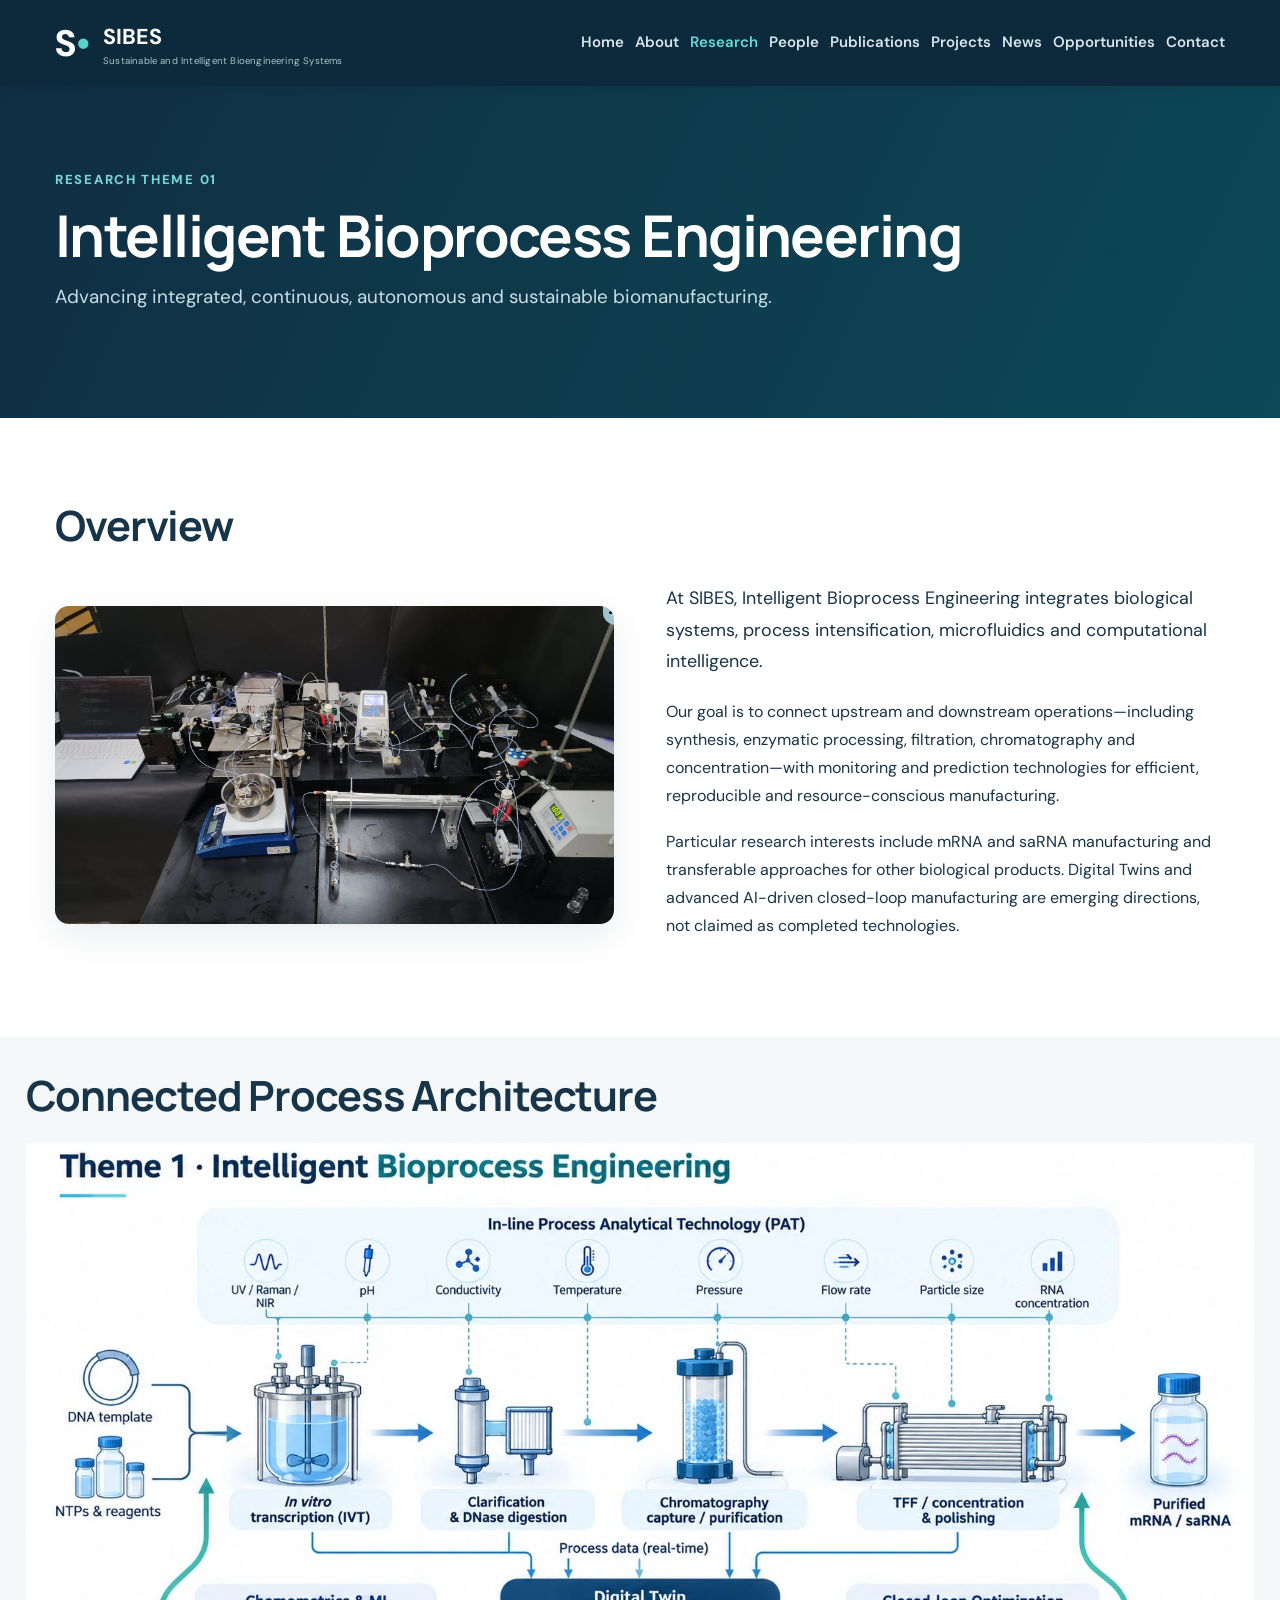
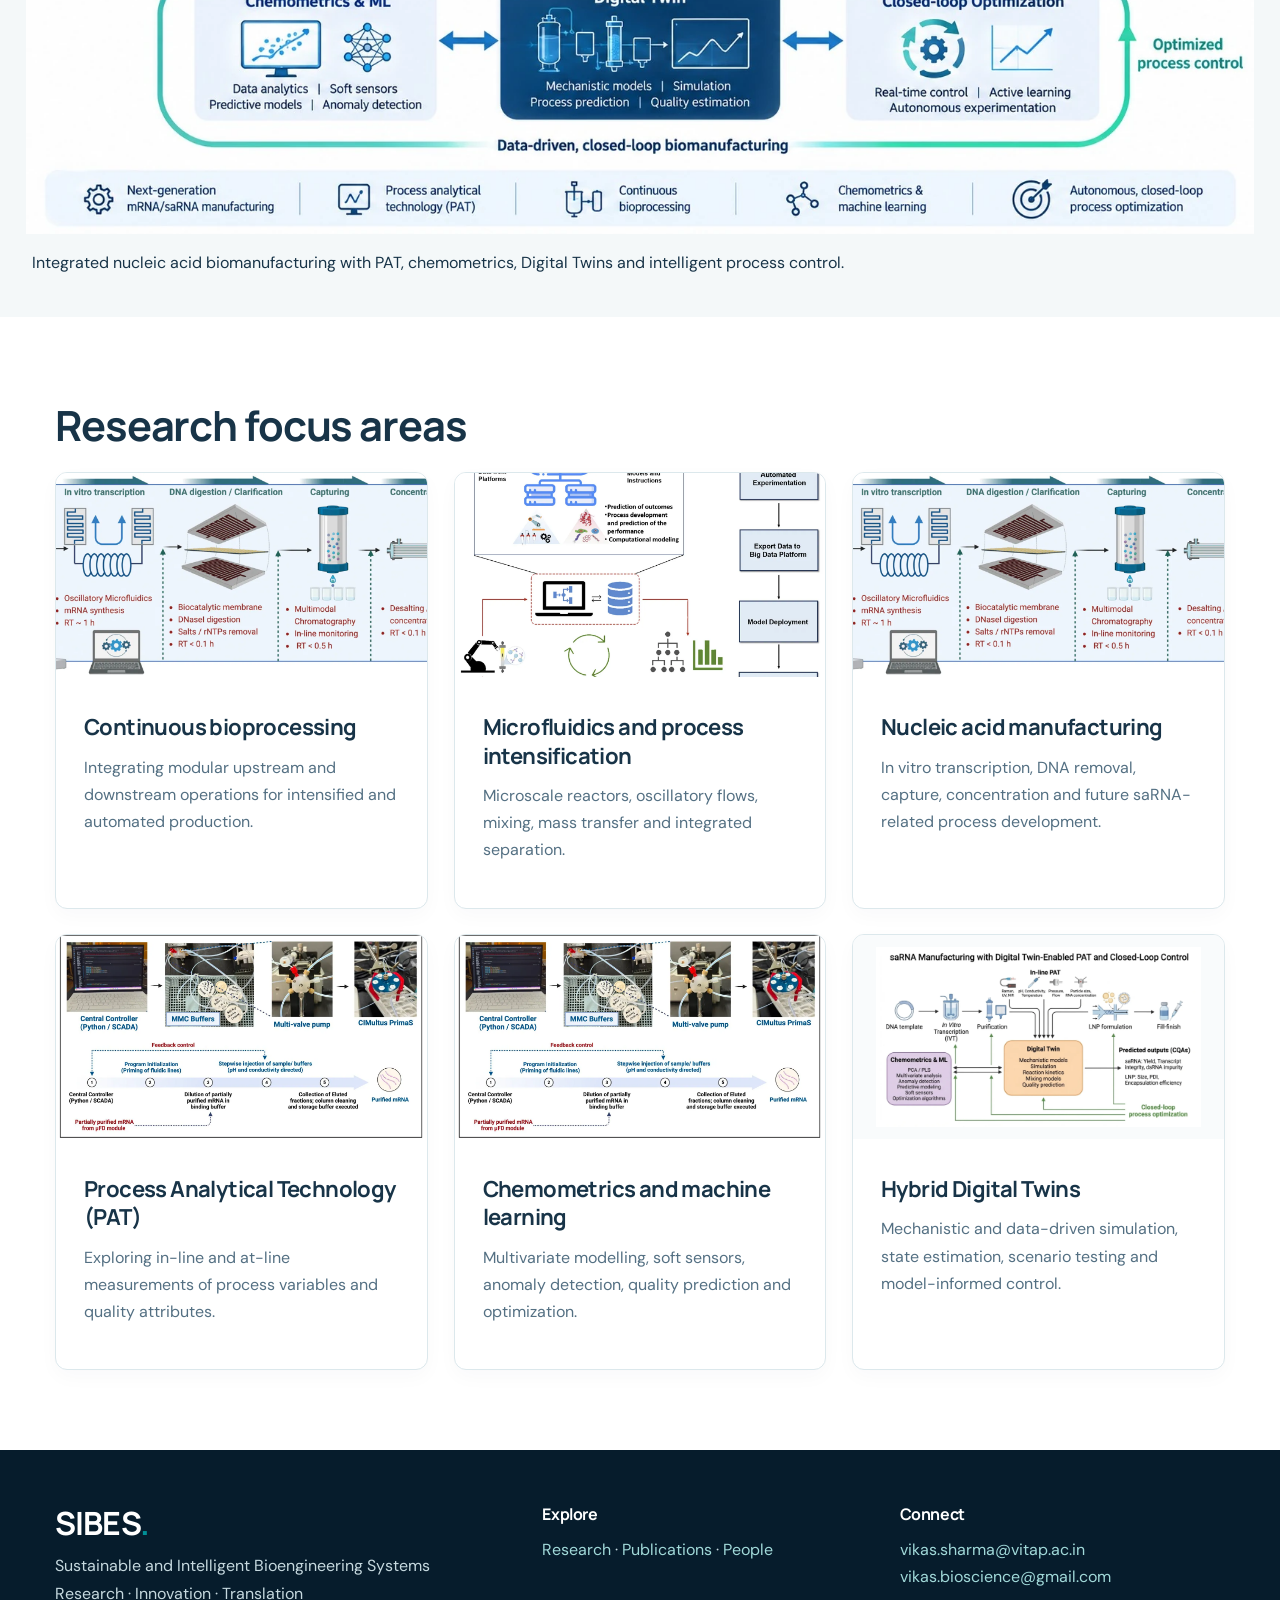
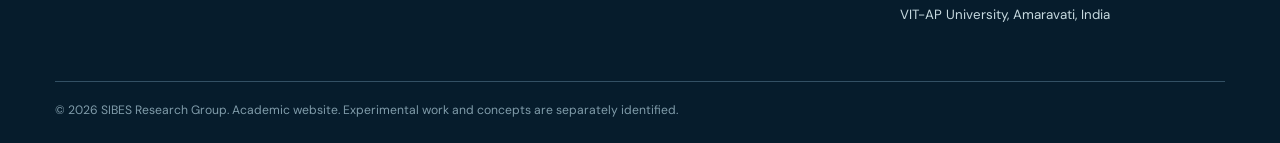
<file: theme-bioprocess.html>
<!DOCTYPE html>

<html lang="en">

<head>
    <meta charset="utf-8" />
    <meta content="width=device-width,initial-scale=1" name="viewport" />
    <meta content="Theme 1 at SIBES" name="description" />
    <meta content="#0d293c" name="theme-color" />
    <title>Intelligent Bioprocess Engineering | SIBES</title>
    <link href="styles.css" rel="stylesheet" />
</head>

<body>
    <header class="site-header">
        <div class="container top-nav"><a class="brand" href="index.html"><span
                    class="symbol">S<span>•</span></span><span><b>SIBES</b><small>Sustainable and Intelligent
                        Bioengineering Systems</small></span></a><button aria-controls="nav" aria-expanded="false"
                class="toggle" type="button">☰ <span class="sr-only">Menu</span></button>
            <nav id="nav"><a class="" href="index.html">Home</a><a class="" href="about.html">About</a><a class="active"
                    href="research.html">Research</a><a class="" href="people.html">People</a><a class=""
                    href="publications.html">Publications</a><a class="" href="projects.html">Projects</a><a class=""
                    href="news.html">News</a><a class="" href="opportunities.html">Opportunities</a><a class=""
                    href="contact.html">Contact</a></nav>
        </div>
    </header>
    <main>
        <div class="page-heading">
            <div class="container">
                <div class="eyebrow">RESEARCH THEME 01</div>
                <h1>Intelligent Bioprocess Engineering</h1>
                <p>Advancing integrated, continuous, autonomous and sustainable biomanufacturing.</p>
            </div>
        </div>
        <section class="section">
            <div class="container">
                <h2>Overview</h2>
                <div class="split"><img
                        alt="Authentic integrated experimental platform for automated microfluidic processing"
                        loading="lazy" src="assets/original-experimental-platform.webp" />
                    <div>
                        <p class="intro">At SIBES, Intelligent Bioprocess Engineering integrates biological systems,
                            process intensification, microfluidics and computational intelligence.</p>
                        <p>Our goal is to connect upstream and downstream operations—including synthesis, enzymatic
                            processing, filtration, chromatography and concentration—with monitoring and prediction
                            technologies for efficient, reproducible and resource-conscious manufacturing.</p>
                        <p>Particular research interests include mRNA and saRNA manufacturing and transferable
                            approaches for other biological products. Digital Twins and advanced AI-driven closed-loop
                            manufacturing are emerging directions, not claimed as completed technologies.</p>
                    </div>
                </div>
            </div>
        </section>
<section class="section theme1-section">
  <div class="container theme1-wide">
    <h2>Connected Process Architecture</h2>

    <img
      src="assets/theme1-approved-flow.webp"
      alt="Intelligent Bioprocess Engineering research architecture"
      class="theme1-full-figure"
    >

    <p class="theme1-caption">
      Integrated nucleic acid biomanufacturing with PAT,
      chemometrics, Digital Twins and intelligent process control.
    </p>
  </div>
</section>
        <section class="section">
            <div class="container">
                <h2>Research focus areas</h2>
                <div class="card-grid three">
                    <article class="feature-card"><img alt="Continuous bioprocessing" class="" loading="lazy"
                            src="assets/paper-mrna.webp" />
                        <div class="pad">
                            <h3>Continuous bioprocessing</h3>
                            <p>Integrating modular upstream and downstream operations for intensified and automated
                                production.</p>
                        </div>
                    </article>
                    <article class="feature-card"><img alt="Microfluidics and process intensification" class=""
                            loading="lazy" src="assets/fabricated-mixer.webp" />
                        <div class="pad">
                            <h3>Microfluidics and process intensification</h3>
                            <p>Microscale reactors, oscillatory flows, mixing, mass transfer and integrated separation.
                            </p>
                        </div>
                    </article>
                    <article class="feature-card"><img alt="Nucleic acid manufacturing" class="" loading="lazy"
                            src="assets/process-flow.webp" />
                        <div class="pad">
                            <h3>Nucleic acid manufacturing</h3>
                            <p>In vitro transcription, DNA removal, capture, concentration and future saRNA-related
                                process development.</p>
                        </div>
                    </article>
                    <article class="feature-card"><img alt="Process Analytical Technology (PAT)" class="" loading="lazy"
                            src="assets/pat.webp" />
                        <div class="pad">
                            <h3>Process Analytical Technology (PAT)</h3>
                            <p>Exploring in-line and at-line measurements of process variables and quality attributes.
                            </p>
                        </div>
                    </article>
                    <article class="feature-card"><img alt="Original analytical instrumentation and monitoring concept"
                            loading="lazy" src="assets/pat.webp" />
                        <div class="pad">
                            <h3>Chemometrics and machine learning</h3>
                            <p>Multivariate modelling, soft sensors, anomaly detection, quality prediction and
                                optimization.</p>
                        </div>
                    </article>
                    <article class="feature-card"><img
                            alt="Proposed integrated PAT, chemometrics and Digital Twin manufacturing framework"
                            loading="lazy" src="assets/research-direction-reference.webp" />
                        <div class="pad">
                            <h3>Hybrid Digital Twins</h3>
                            <p>Mechanistic and data-driven simulation, state estimation, scenario testing and
                                model-informed control.</p>
                        </div>
                    </article>
                </div>
            </div>
        </section>
    </main>
    <footer>
        <div class="container footer-grid">
            <div>
                <h2>SIBES<span class="teal">.</span></h2>
                <p>Sustainable and Intelligent Bioengineering Systems<br />Research · Innovation · Translation</p>
            </div>
            <div>
                <h4>Explore</h4>
                <p><a href="research.html">Research</a> · <a href="publications.html">Publications</a> · <a
                        href="people.html">People</a></p>
            </div>
            <div>
                <h4>Connect</h4><a href="mailto:vikas.sharma@vitap.ac.in">vikas.sharma@vitap.ac.in</a><br /><a
                    href="mailto:vikas.bioscience@gmail.com">vikas.bioscience@gmail.com</a>
                <p><small>VIT-AP University, Amaravati, India</small></p>
            </div>
        </div>
        <div class="container legal">© 2026 SIBES Research Group. Academic website. Experimental work and concepts are
            separately identified.</div>
    </footer>
    <script src="script.js"></script>
</body>

</html>
</file>
<file: styles.css>
@import url('https://fonts.googleapis.com/css2?family=DM+Sans:wght@400;500;600;700&family=Manrope:wght@400;500;600;700;800&display=swap');
:root{--navy:#0d293c;--deep:#061c2c;--teal:#008f96;--aqua:#64d2d2;--ink:#183448;--mute:#547083;--line:#dce8ec;--cloud:#eef5f6;--paper:#fff}*{box-sizing:border-box}html{scroll-behavior:smooth}body{margin:0;background:white;color:var(--ink);font-family:'DM Sans',Arial,sans-serif;line-height:1.68}h1,h2,h3,h4{font-family:'Manrope',Arial,sans-serif;line-height:1.18;letter-spacing:-.035em}h1{font-size:clamp(2.65rem,5.2vw,5.5rem);margin:.45em 0 .36em}h2{font-size:clamp(2rem,3.25vw,3.4rem);margin:.1em 0 .65em}h3{font-size:1.28rem}p{margin:.5em 0 1.25em}a{color:#007d89;text-decoration:none}a:hover{text-decoration:underline}img{max-width:100%;display:block}figure{margin:0}.container{width:min(1170px,calc(100% - 44px));margin:auto}.teal{color:var(--teal)}.eyebrow{color:var(--teal);font-size:.75rem;letter-spacing:.15em;text-transform:uppercase;font-weight:800}.site-header{background:var(--navy);position:sticky;top:0;z-index:20;box-shadow:0 2px 10px #091f2e1c}.top-nav{display:flex;align-items:center;justify-content:space-between;gap:18px;min-height:80px}.brand{display:flex;align-items:center;gap:12px;color:#fff;white-space:nowrap}.brand b{font-size:1.35rem}.brand small{display:block;font-size:.54rem;letter-spacing:.1em;color:#aac5cc}.symbol{font-size:2.3rem;font-weight:800;line-height:1}.symbol span{color:#56d2c9}.top-nav nav{display:flex;align-items:center;gap:15px;flex-wrap:wrap}.top-nav nav a{color:#d8e6eb;font-size:.79rem;font-weight:600}.top-nav nav a:hover,.top-nav nav a.active{color:#67dad6;text-decoration:none}.toggle{display:none;background:transparent;color:white;border:1px solid #56707b;border-radius:5px;padding:5px 10px;font-size:1.2rem}.sr-only{position:absolute;clip:rect(0,0,0,0);width:1px;height:1px}.hero{padding:78px 0 82px;background:linear-gradient(115deg,#ecf6f7 0%,white 58%,#e7f1f2 100%)}.hero-grid{display:grid;grid-template-columns:1.08fr 1fr;align-items:center;gap:52px}.hero .lead{font-size:1.16rem;color:var(--mute)}.hero figure{border-radius:18px;overflow:hidden;box-shadow:0 20px 60px #10334722;background:#dce9eb}.hero figure img{width:100%;height:410px;object-fit:cover}.hero figcaption{background:var(--deep);color:#c5d8dc;font-size:.72rem;padding:10px 16px}.actions{display:flex;gap:11px;flex-wrap:wrap;margin:27px 0}.button{display:inline-block;background:var(--teal);border:1.5px solid var(--teal);color:#fff;padding:12px 22px;border-radius:6px;font-weight:700;font-size:.91rem}.button:hover{background:#08777c;color:white;text-decoration:none}.button.outline{background:transparent;color:var(--teal)}.microline{color:var(--mute);font-size:.75rem;letter-spacing:.13em;font-weight:700}.page-heading{padding:68px 0 75px;background:linear-gradient(115deg,#102e43,#0c4856);color:white}.page-heading .eyebrow{color:#78d5d4}.page-heading h1{max-width:990px;font-size:clamp(2.65rem,4.5vw,4.5rem);margin:.25em 0}.page-heading p{font-size:1.1rem;max-width:790px;color:#c9dde5}.section{padding:78px 0}.section:nth-of-type(even){background:#f4f8f9}.section-intro{font-size:1.1rem;max-width:840px;color:var(--mute);margin-top:-18px;margin-bottom:30px}.card-grid{display:grid;grid-template-columns:repeat(3,1fr);gap:23px}.card-grid.two{grid-template-columns:repeat(2,1fr)}.feature-card{border:1px solid var(--line);border-radius:12px;background:white;overflow:hidden;box-shadow:0 7px 20px #0d293c07;transition:transform .2s,box-shadow .2s}.feature-card:hover{transform:translateY(-2px);box-shadow:0 10px 25px #0d293c15}.feature-card>img{height:204px;width:100%;object-fit:cover;background:#dfecee}.feature-card .pad{padding:22px}.feature-card h3{margin:9px 0 9px}.feature-card p{color:var(--mute);font-size:.94rem}.text-link{font-weight:700}.split{display:grid;grid-template-columns:1fr 1fr;gap:43px;align-items:start}.split>img{width:100%;border-radius:14px;max-height:460px;object-fit:cover;box-shadow:0 12px 36px #102c4017}.intro{font-size:1.12rem;line-height:1.78}.flow{display:grid;grid-template-columns:repeat(5,minmax(0,1fr));gap:10px;margin:28px 0}.flow-step{background:#eaf4f5;border:1px solid #cde3e5;padding:18px 14px;border-radius:10px;min-height:167px}.flow-step span{display:block;color:var(--teal);font-size:1.35rem;font-weight:800}.flow-step strong{display:block;font-size:.91rem;line-height:1.3;margin:8px 0}.flow-step small{color:var(--mute);display:block;font-size:.77rem;line-height:1.45}.caption-note{font-size:.85rem;color:var(--mute)}.framework{border:1px solid #d5e9ea;border-radius:16px;background:white;padding:34px;max-width:1030px;margin:30px auto;text-align:center}.framework-head{background:var(--navy);color:white;padding:21px;border-radius:9px;font-size:1.15rem;font-weight:800}.framework-branches{display:grid;grid-template-columns:1fr 1fr;gap:18px;margin:22px 0 0}.framework-branches a{display:block;padding:23px;background:#eaf5f6;border-radius:9px;color:var(--ink);border:1px solid #d2e5e6}.framework-branches b,.framework-branches small,.framework-center small{display:block}.framework-branches small{color:var(--mute);font-size:.79rem;margin-top:6px}.framework-arrow{font-size:2rem;color:var(--teal);line-height:1.45}.framework-center{padding:18px;background:#e9f5f6;border:1px solid #c4e5e5;border-radius:8px;font-weight:800}.framework-center small{font-weight:400;color:var(--mute)}.framework-bottom{background:#dff1ed;padding:20px 10px;border-radius:8px;color:#155e60;font-weight:700}.framework-bottom span{color:#3aa4a5;padding:0 10px}.profile{display:grid;grid-template-columns:270px 1fr;gap:36px;align-items:start;padding:25px;background:#f1f7f7;border:1px solid var(--line);border-radius:14px}.profile>img{width:100%;border-radius:8px}.profile h3{font-size:2rem;margin:.3em 0}.role{font-weight:700;color:#416272}.publication{display:grid;grid-template-columns:300px 1fr;gap:25px;align-items:center;padding:25px 0;border-bottom:1px solid var(--line)}.publication>img{width:100%;height:200px;object-fit:contain;background:#f2f6f6;border-radius:9px}.publication h3{margin:.4em 0}.publication p{color:var(--mute)}.notice{margin:30px 0;background:#eef6f7;border-left:4px solid var(--teal);padding:20px;font-size:.9rem}.callout{background:#e6f2f3;border:1px solid #cce5e6;border-radius:13px;padding:28px;display:flex;justify-content:space-between;align-items:center;gap:24px}.callout h3{margin:.2em 0}.callout p{margin:.5em 0}.contact-grid{display:grid;grid-template-columns:1fr 1fr;gap:60px}footer{background:var(--deep);color:#c6d9df;padding:54px 0 22px}.footer-grid{display:grid;grid-template-columns:1.4fr 1fr 1fr;gap:32px}.footer-grid h2{font-size:2rem;color:white;margin:0}.footer-grid h4{color:white;margin:.1em 0 12px}.footer-grid a{color:#a1d9d9}.legal{border-top:1px solid #335064;margin-top:35px;padding-top:18px;font-size:.76rem;color:#809caa}@media(max-width:1020px){.top-nav nav{gap:9px}.top-nav nav a{font-size:.68rem}}@media(max-width:800px){.toggle{display:block}.top-nav nav{display:none;position:absolute;top:80px;left:0;right:0;background:var(--navy);padding:18px 24px;box-shadow:0 16px 22px #11263745;flex-direction:column;align-items:flex-start}.top-nav nav.open{display:flex}.top-nav nav a{font-size:1rem}.hero-grid,.split,.profile,.contact-grid{grid-template-columns:1fr}.hero figure img{height:310px}.card-grid,.card-grid.two{grid-template-columns:1fr 1fr}.flow{grid-template-columns:repeat(2,minmax(0,1fr))}.footer-grid{grid-template-columns:1fr 1fr}.publication{grid-template-columns:200px 1fr}}@media(max-width:550px){.container{width:min(100% - 30px,1170px)}.section{padding:50px 0}.hero{padding:44px 0}.card-grid,.card-grid.two,.framework-branches,.footer-grid,.publication{grid-template-columns:1fr}.publication>img{height:220px}.flow{grid-template-columns:1fr}.flow-step{min-height:auto}.callout{flex-direction:column;align-items:flex-start}.framework{padding:15px}.page-heading{padding:46px 0}}

/* Homepage molecular animation */
.video-section{background:#f0f6f8}.video-copy{max-width:760px}.video-copy .section-intro{max-width:760px}.video-figure{margin:26px 0 0;background:#0b2539;border:1px solid #cbdce1;border-radius:16px;overflow:hidden;box-shadow:0 18px 45px #0b253918}.video-figure video{display:block;width:100%;height:auto;aspect-ratio:16/9;background:#082034;object-fit:contain}.video-figure figcaption{padding:12px 20px;color:#d5e8ed;font-size:.82rem;line-height:1.6}

/* V2 refinement: clear, responsive technical diagrams and uncropped portrait faces */
.brand{white-space:normal;min-width:255px}.brand small{max-width:255px;font-size:.62rem;line-height:1.35;letter-spacing:.012em}.top-nav{gap:12px}.top-nav nav{gap:11px}.top-nav nav a{font-size:.76rem}
.feature-card>img[src$=".svg"]{object-fit:contain;padding:10px;background:#f6fbfc}.hero figure img[src$=".svg"]{object-fit:contain;background:#f6fbfc}.split>img[src$=".svg"]{object-fit:contain;max-height:none;background:#f6fbfc;box-shadow:none}.feature-card:has(img[src*="raman.webp"]) img,.feature-card:has(img[src*="shraddha.webp"]) img,.feature-card:has(img[src*="digvijay.webp"]) img,.feature-card:has(img[src*="vasanth.webp"]) img,.feature-card:has(img[src*="kim.webp"]) img,.feature-card:has(img[src*="lee.webp"]) img{object-fit:cover;object-position:center 18%;background:#eef4f6;height:320px;padding:0}.profile>img{object-fit:cover;object-position:center 12%;background:#eaf1f3;max-height:430px;min-height:360px;border:1px solid #d7e4e8}.diagram-image{width:100%;height:320px;object-fit:contain;background:#f8fbfc;padding:12px}@media(max-width:1050px){.top-nav nav{gap:7px}.top-nav nav a{font-size:.69rem}}@media(max-width:800px){.brand small{max-width:270px}}

/* Review refinement: original imagery, legible diagrams, no generated artwork */
.flow{grid-template-columns:repeat(auto-fit,minmax(205px,1fr));gap:16px}
.flow-step{min-height:190px;padding:24px 22px}
.flow-step strong{font-size:1.22rem;line-height:1.35}
.flow-step small{font-size:1rem;line-height:1.6}
.framework-head{font-size:1.4rem}.framework-branches a{font-size:1.12rem}
.framework-branches small,.framework-center small{font-size:.98rem}
.hero figure img{object-fit:contain;background:#14232b}
.feature-card>img[src$="research-direction-reference.webp"]{object-fit:contain;background:#f9fbfc;padding:12px}
.original-research-figure{margin:24px 0 40px;background:#f7fafb;border:1px solid #dbeaec;padding:18px;border-radius:14px}
.original-research-figure img{display:block;width:100%;height:auto;object-fit:contain}
.original-research-figure figcaption{font-size:.91rem;color:#547083;margin-top:12px}
@media(max-width:800px){.flow{grid-template-columns:repeat(2,minmax(0,1fr))}}
@media(max-width:550px){.flow{grid-template-columns:1fr}.hero figure img{height:auto;min-height:210px}}

.project-figure-grid{display:grid;grid-template-columns:1.15fr .85fr;gap:24px;align-items:start;margin-top:22px}.mini-figure-card{background:white;border:1px solid var(--line);border-radius:12px;overflow:hidden;box-shadow:0 7px 20px #0d293c07}.mini-figure-card img{width:100%;height:100%;object-fit:contain;background:#f8fbfc;padding:14px}.mini-figure-card .pad{padding:18px}.mini-figure-card h3{margin:.2em 0 .5em;font-size:1.18rem}.mini-figure-card p{color:var(--mute);font-size:.94rem}.original-research-figure{background:white;border:1px solid var(--line);border-radius:14px;overflow:hidden;box-shadow:0 7px 20px #0d293c07}.original-research-figure img{width:100%;height:auto;max-height:560px;object-fit:contain;background:#f9fbfc;padding:10px}.original-research-figure figcaption{padding:14px 18px;color:var(--mute);font-size:.9rem}.feature-card>img[src$="mrna-construct-reference.webp"],.feature-card>img[src$="future-directions.svg"],.feature-card>img[src$="phd-research-pathways.svg"]{object-fit:contain;background:#f8fbfc;padding:12px}.feature-card.tight-copy .pad{padding-top:18px}.feature-card.tight-copy h3{font-size:1.5rem;line-height:1.2}.feature-card.tight-copy p{font-size:.98rem;line-height:1.65}@media(max-width:800px){.project-figure-grid{grid-template-columns:1fr}.diagram-image{height:260px}.feature-card:has(img[src*="raman.webp"]) img,.feature-card:has(img[src*="shraddha.webp"]) img,.feature-card:has(img[src*="digvijay.webp"]) img,.feature-card:has(img[src*="vasanth.webp"]) img,.feature-card:has(img[src*="kim.webp"]) img,.feature-card:has(img[src*="lee.webp"]) img{height:280px}}


/* SIBES V2: typography, whitespace and responsive refinements */
:root{--content-narrow:75ch}
body{font-size:16px;line-height:1.7;-webkit-font-smoothing:antialiased;text-rendering:optimizeLegibility}
h1,h2,h3,h4{overflow-wrap:break-word;letter-spacing:-.027em}
h1{line-height:1.09}h2{line-height:1.2;margin-bottom:.56em}h3{line-height:1.28}
p{max-width:var(--content-narrow);line-height:1.75;margin:.6em 0 1.12em}
.section{padding:clamp(56px,6.2vw,86px) 0}
.section>.container>h2{margin-bottom:.52em}
.section-intro{margin-top:0;line-height:1.75;max-width:800px;font-size:1.08rem}
.intro{font-size:1.12rem;line-height:1.76}
.eyebrow{font-size:.82rem;letter-spacing:.13em;line-height:1.5}
.page-heading{padding:clamp(58px,7vw,84px) 0}
.page-heading h1{max-width:1000px;line-height:1.09}
.page-heading p{font-size:1.18rem;line-height:1.65}
.hero{padding:clamp(54px,6.8vw,90px) 0}
.hero-grid{gap:clamp(28px,4.2vw,62px)}
.hero .lead{font-size:1.21rem;line-height:1.75;max-width:640px}
.hero figure img{height:clamp(340px,34vw,470px)}
.card-grid{gap:clamp(18px,2vw,28px)}
.feature-card .pad{padding:clamp(22px,2.25vw,28px)}
.feature-card h3{font-size:1.38rem;margin:8px 0 12px}
.feature-card p{font-size:1rem;line-height:1.7;margin:.3em 0 1em}
.feature-card .text-link{display:inline-block;margin-top:4px}
.split{gap:clamp(28px,4vw,54px);align-items:center}
.flow{gap:14px;margin:30px 0}
.flow-step{min-height:175px;padding:21px 17px}
.flow-step strong{font-size:1.13rem;letter-spacing:-.015em}
.flow-step small{font-size:.94rem;line-height:1.6}
.framework{padding:clamp(22px,3.4vw,40px)}
.profile{gap:clamp(24px,3.5vw,44px);padding:clamp(22px,3vw,34px)}
.profile h3{font-size:clamp(1.65rem,2.6vw,2.2rem)}
.profile>img{width:100%;height:360px;min-height:0;max-height:none;object-fit:cover;object-position:center 12%}
.publication{gap:clamp(22px,3vw,34px);padding:30px 0}
.publication h3{font-size:1.36rem}
.button{line-height:1.35;min-height:44px;display:inline-flex;align-items:center;justify-content:center}
.top-nav{min-height:86px}
.top-nav nav a{padding:8px 0;white-space:nowrap}
.brand{flex-shrink:0}
.brand small{font-size:.60rem;letter-spacing:.02em;line-height:1.25;white-space:normal;max-width:295px}
.toggle{min-width:45px;min-height:45px;cursor:pointer}
a:focus-visible,button:focus-visible{outline:3px solid #49c9ce;outline-offset:3px}
.video-figure video{max-height:700px}
.original-research-figure img{max-height:none;object-fit:contain}
/* Larger presentation of the Theme 2 explanatory illustration; no tiny thumbnail. */
.feature-card>img.diagram-image{height:310px;object-fit:contain;padding:5px;background:#f7fbfc}
/* Portraits occupy the full card width without internal whitespace. */
.feature-card:has(img[src*="raman.webp"]) img,
.feature-card:has(img[src*="shraddha.webp"]) img,
.feature-card:has(img[src*="digvijay.webp"]) img,
.feature-card:has(img[src*="vasanth.webp"]) img,
.feature-card:has(img[src*="kim.webp"]) img,
.feature-card:has(img[src*="lee.webp"]) img{height:350px;width:100%;padding:0;object-fit:cover;object-position:center 15%}
@media(max-width:1120px){
  .top-nav{min-height:82px;gap:12px}
  .brand small{max-width:240px}
  .top-nav nav{gap:9px}
  .top-nav nav a{font-size:.73rem}
}
@media(max-width:950px){
  .toggle{display:block;flex-shrink:0}
  .top-nav nav{display:none;position:absolute;top:100%;left:0;right:0;background:#0d293c;padding:14px max(22px,calc((100% - 1170px)/2));box-shadow:0 18px 25px #041d2a40;flex-direction:column;align-items:stretch;gap:0}
  .top-nav nav.open{display:flex}
  .top-nav nav a{display:block;font-size:1rem;padding:13px 10px;border-bottom:1px solid #ffffff1a;min-height:45px}
  .hero-grid{grid-template-columns:1fr 1fr;gap:26px}
  .hero figure img{height:340px}
  .card-grid{grid-template-columns:repeat(2,minmax(0,1fr))}
  .flow{grid-template-columns:repeat(2,minmax(0,1fr))}
  .feature-card>img.diagram-image{height:280px}
}
@media(max-width:700px){
  .container{width:calc(100% - 36px)}
  .hero-grid,.split,.profile,.contact-grid,.publication{grid-template-columns:1fr}
  .hero{padding:48px 0 52px}
  .hero h1{font-size:clamp(2.6rem,9vw,4rem)}
  .hero figure img{height:auto;aspect-ratio:16/10;object-fit:cover}
  .section{padding:54px 0}
  .page-heading{padding:50px 0 55px}
  .page-heading h1{font-size:clamp(2.35rem,8vw,3.4rem)}
  .page-heading p{font-size:1.07rem}
  .card-grid,.card-grid.two{grid-template-columns:1fr}
  .feature-card>img{height:230px}
  .feature-card>img.diagram-image{height:auto;max-height:320px;min-height:200px}
  .feature-card:has(img[src*="raman.webp"]) img,
  .feature-card:has(img[src*="shraddha.webp"]) img,
  .feature-card:has(img[src*="digvijay.webp"]) img,
  .feature-card:has(img[src*="vasanth.webp"]) img,
  .feature-card:has(img[src*="kim.webp"]) img,
  .feature-card:has(img[src*="lee.webp"]) img{height:clamp(300px,72vw,440px)}
  .profile>img{height:auto;max-height:460px;width:100%;object-fit:contain;background:#edf3f5}
  .flow{grid-template-columns:1fr;gap:12px}
  .flow-step{min-height:0;padding:20px 22px}
  .flow-step strong{font-size:1.2rem}
  .flow-step small{font-size:1rem}
  .framework-branches,.footer-grid,.publication,.project-figure-grid{grid-template-columns:1fr}
  .publication>img{height:auto;max-height:250px;object-fit:contain}
  .callout{flex-direction:column;align-items:flex-start}
  .callout .button{width:100%}
  .actions .button{flex:1 1 185px}
  .video-figure figcaption{font-size:.89rem}
}
@media(max-width:390px){
  .container{width:calc(100% - 28px)}
  .brand{gap:7px}
  .brand b{font-size:1.18rem}
  .brand small{font-size:.53rem;max-width:185px}
  .symbol{font-size:2rem}
  .hero h1{font-size:2.35rem}
  h2{font-size:2rem}
  .feature-card .pad{padding:20px}
}
@media(prefers-reduced-motion:reduce){html{scroll-behavior:auto}.feature-card{transition:none}}

/* Enlarged Theme 1 research figure */
.theme1-full-figure {
    width: 100%;
    height: auto;
    max-height: none;
    object-fit: contain;
    display: block;
    padding: 0;
}

/* Wide Theme 1 research figure */
.theme1-section {
    padding: 30px 0 40px;
}

.theme1-wide {
    max-width: 1500px;
    width: 96%;
    margin: 0 auto;
}

.theme1-full-figure {
    display: block;
    width: 100%;
    height: auto;
    max-height: none;
    object-fit: contain;
    padding: 0;
    margin: 15px auto;
}

.theme1-caption {
    text-align: center;
    font-size: 16px;
    margin: 12px 0 0;
}

/* Improved SIBES header */
.brand-copy strong {
    font-size: 30px;
    line-height: 1.15;
}

.brand-copy small {
    font-size: 13px;
    line-height: 1.4;
}

#nav a {
    font-size: 15px;
    font-weight: 600;
}
</file>
